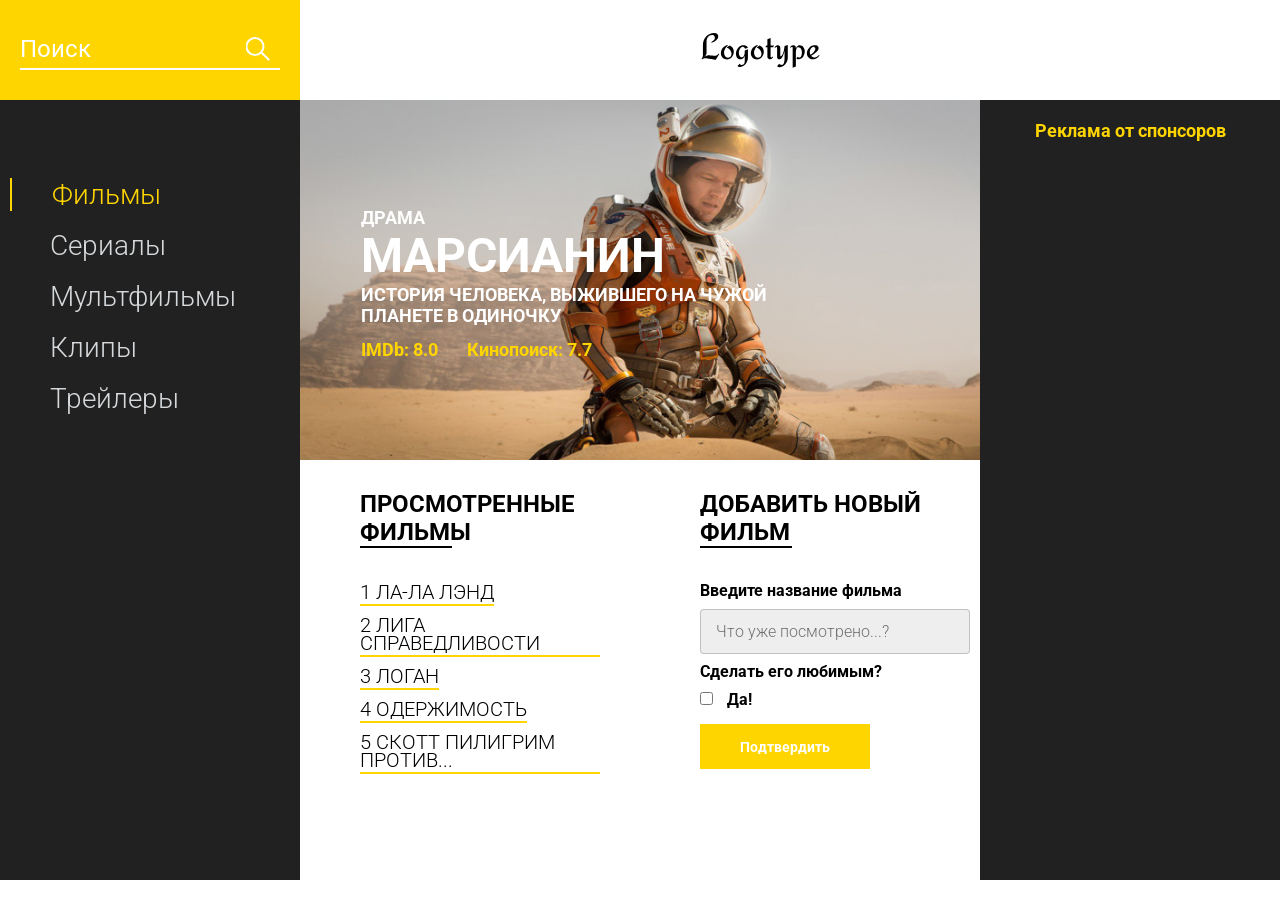
<file: 01_movie_poject/index.html>
<!DOCTYPE html>
<html lang="en">
  <head>
    <meta charset="UTF-8" />
    <meta name="viewport" content="width=device-width, initial-scale=1.0" />
    <title>Movie DB</title>
    <link
      href="https://fonts.googleapis.com/css?family=Roboto:300,400,700&display=swap&subset=cyrillic-ext"
      rel="stylesheet"
    />
    <link rel="stylesheet" href="css/style.min.css" />
  </head>
  <body>
    <header class="header">
      <div class="header__search">
        <form action="#">
          <input type="text" placeholder="Поиск" />
        </form>
      </div>
      <div class="header__logo">
        <img src="icons/Logotype.svg" alt="logo" />
      </div>
    </header>
    <main class="promo">
      <div class="promo__menu">
        <nav class="promo__menu-list">
          <ul>
            <li>
              <a class="promo__menu-item promo__menu-item_active" href="#"
                >Фильмы</a
              >
            </li>
            <li><a class="promo__menu-item" href="#">Сериалы</a></li>
            <li><a class="promo__menu-item" href="#">Мультфильмы</a></li>
            <li><a class="promo__menu-item" href="#">Клипы</a></li>
            <li><a class="promo__menu-item" href="#">Трейлеры</a></li>
          </ul>
        </nav>
      </div>
      <div class="promo__content">
        <div class="promo__bg">
          <div class="promo__genre">КОМЕДИЯ</div>
          <div class="promo__title">МАРСИАНИН</div>
          <div class="promo__descr">
            ИСТОРИЯ ЧЕЛОВЕКА, ВЫЖИВШЕГО НА ЧУЖОЙ ПЛАНЕТЕ В ОДИНОЧКУ
          </div>
          <div class="promo__ratings">
            <span>IMDb: 8.0</span>
            <span>Кинопоиск: 7.7</span>
          </div>
        </div>
        <div class="promo__interactive">
          <div>
            <div class="promo__interactive-title">ПРОСМОТРЕННЫЕ ФИЛЬМЫ</div>
            <ul class="promo__interactive-list">
              <li class="promo__interactive-item">
                ЛОГАН
                <div class="delete"></div>
              </li>
              <li class="promo__interactive-item">
                ЛИГА СПРАВЕДЛИВОСТИ
                <div class="delete"></div>
              </li>
              <li class="promo__interactive-item">
                ЛА-ЛА ЛЭНД
                <div class="delete"></div>
              </li>
              <li class="promo__interactive-item">
                ОДЕРЖИМОСТЬ
                <div class="delete"></div>
              </li>
              <li class="promo__interactive-item">
                СКОТТ ПИЛИГРИМ ПРОТИВ...
                <div class="delete"></div>
              </li>
            </ul>
          </div>
          <div>
            <form class="add">
              <div class="promo__interactive-title">ДОБАВИТЬ НОВЫЙ ФИЛЬМ</div>
              <span>Введите название фильма</span>
              <input
                class="adding__input"
                type="text"
                placeholder="Что уже посмотрено...?"
              />
              <span>Сделать его любимым?</span>
              <input type="checkbox" />
              <span class="yes">Да!</span>
              <button>Подтвердить</button>
            </form>
          </div>
        </div>
      </div>
      <div class="promo__adv">
        <div class="promo__adv-title">Реклама от спонсоров</div>
        <img src="img/content_1.jpg" alt="some picture" />
        <img src="img/content_2.jpg" alt="some picture" />
        <img src="img/content_3.png" alt="some picture" />
      </div>
    </main>

    <script src="js/script.js"></script>
  </body>
</html>
</file>
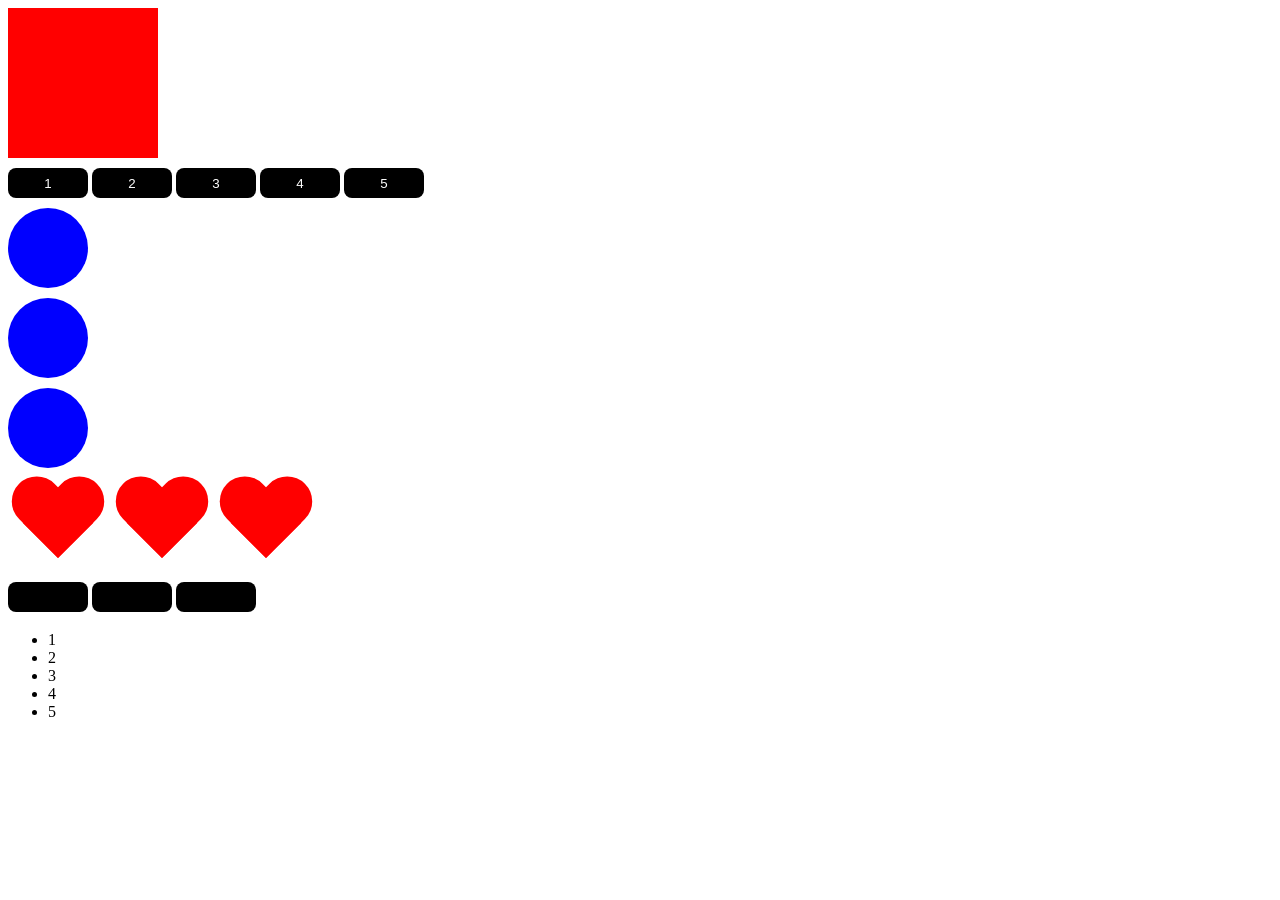
<file: 02_DOM/index.html>
<!DOCTYPE html>
<html lang="ru">
  <head>
    <meta charset="utf-8" />
    <meta http-equiv="X-UA-Compatible" content="IE=edge" />
    <title>JavaScript</title>
    <link rel="stylesheet" href="css/style.css" />
  </head>
  <body>
    <div class="box" id="box"></div>
    <button>1</button>
    <button>2</button>
    <button>3</button>
    <button>4</button>
    <button>5</button>

    <div class="circle"></div>
    <div class="circle"></div>
    <div class="circle"></div>

    <div class="wrapper">
      <div class="heart"></div>
      <div class="heart"></div>
      <div class="heart"></div>
    </div>

    <div class="wrapper">
      <div class="first">
        <button></button>
        <button id="current"></button>
        <button></button>
      </div>
      <div class="second">
        <ul>
          <li>1</li>
          <li>2</li>
          <li data-current="3">3</li>
          
          <li>4</li>
          <li>5</li>
        </ul>
      </div>
      <div class="third"></div>
    </div>

    <script src="js/script.js"></script>
  </body>
</html>
</file>
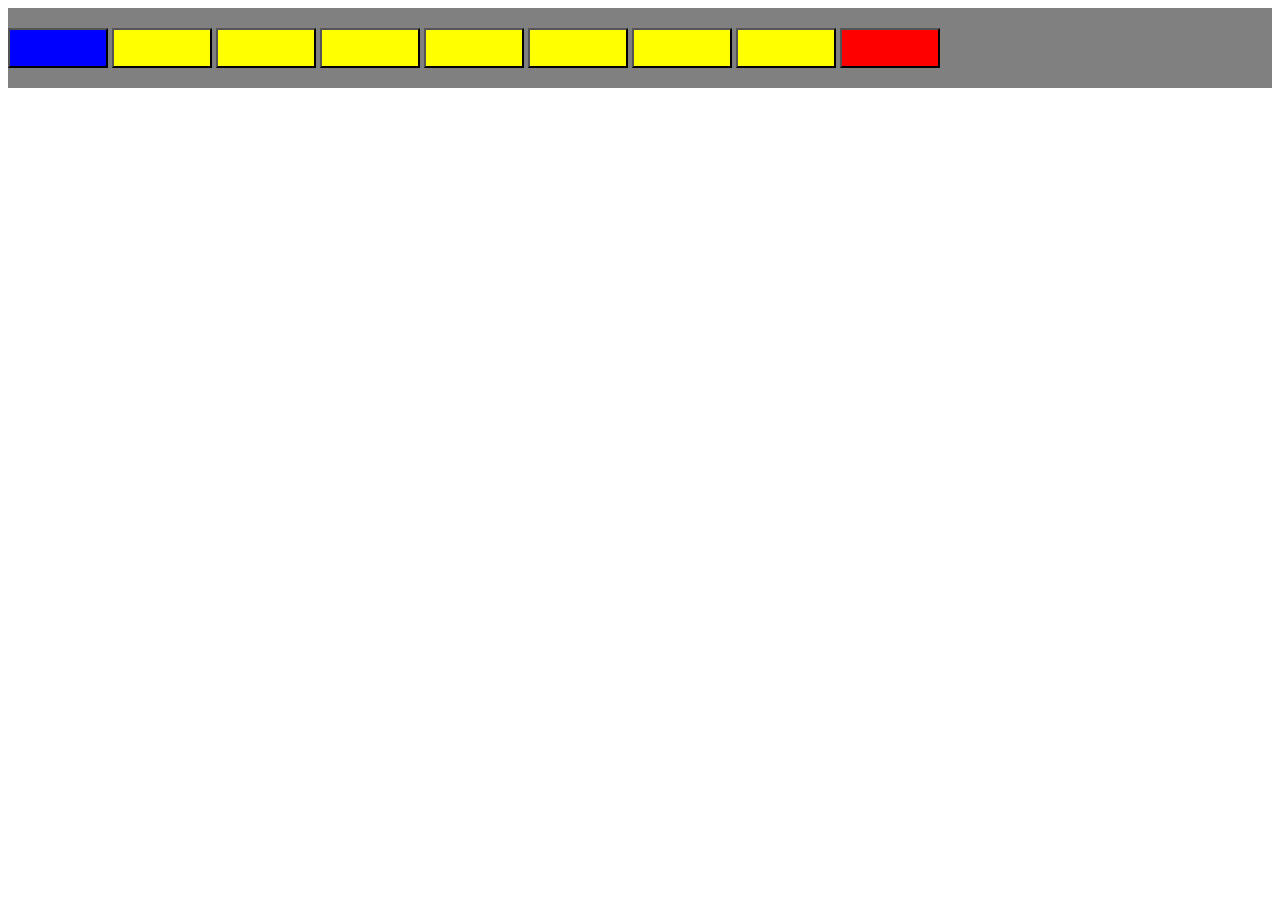
<file: 03_classList/index.html>
<!DOCTYPE html>
<html lang="en">
  <head>
    <meta charset="UTF-8" />
    <meta name="viewport" content="width=device-width, initial-scale=1.0" />
    <link rel="stylesheet" href="style.css" />
    <title>Document</title>
  </head>
  <body>
    <div id="first" class="btn-block">
      <button class="blue some"></button>
      <button></button>
      <button></button>
      <button></button>
      <button></button>
      <button></button>
      <button></button>
      <button></button>
    </div>
    <script src="app.js"></script>
  </body>
</html>
</file>
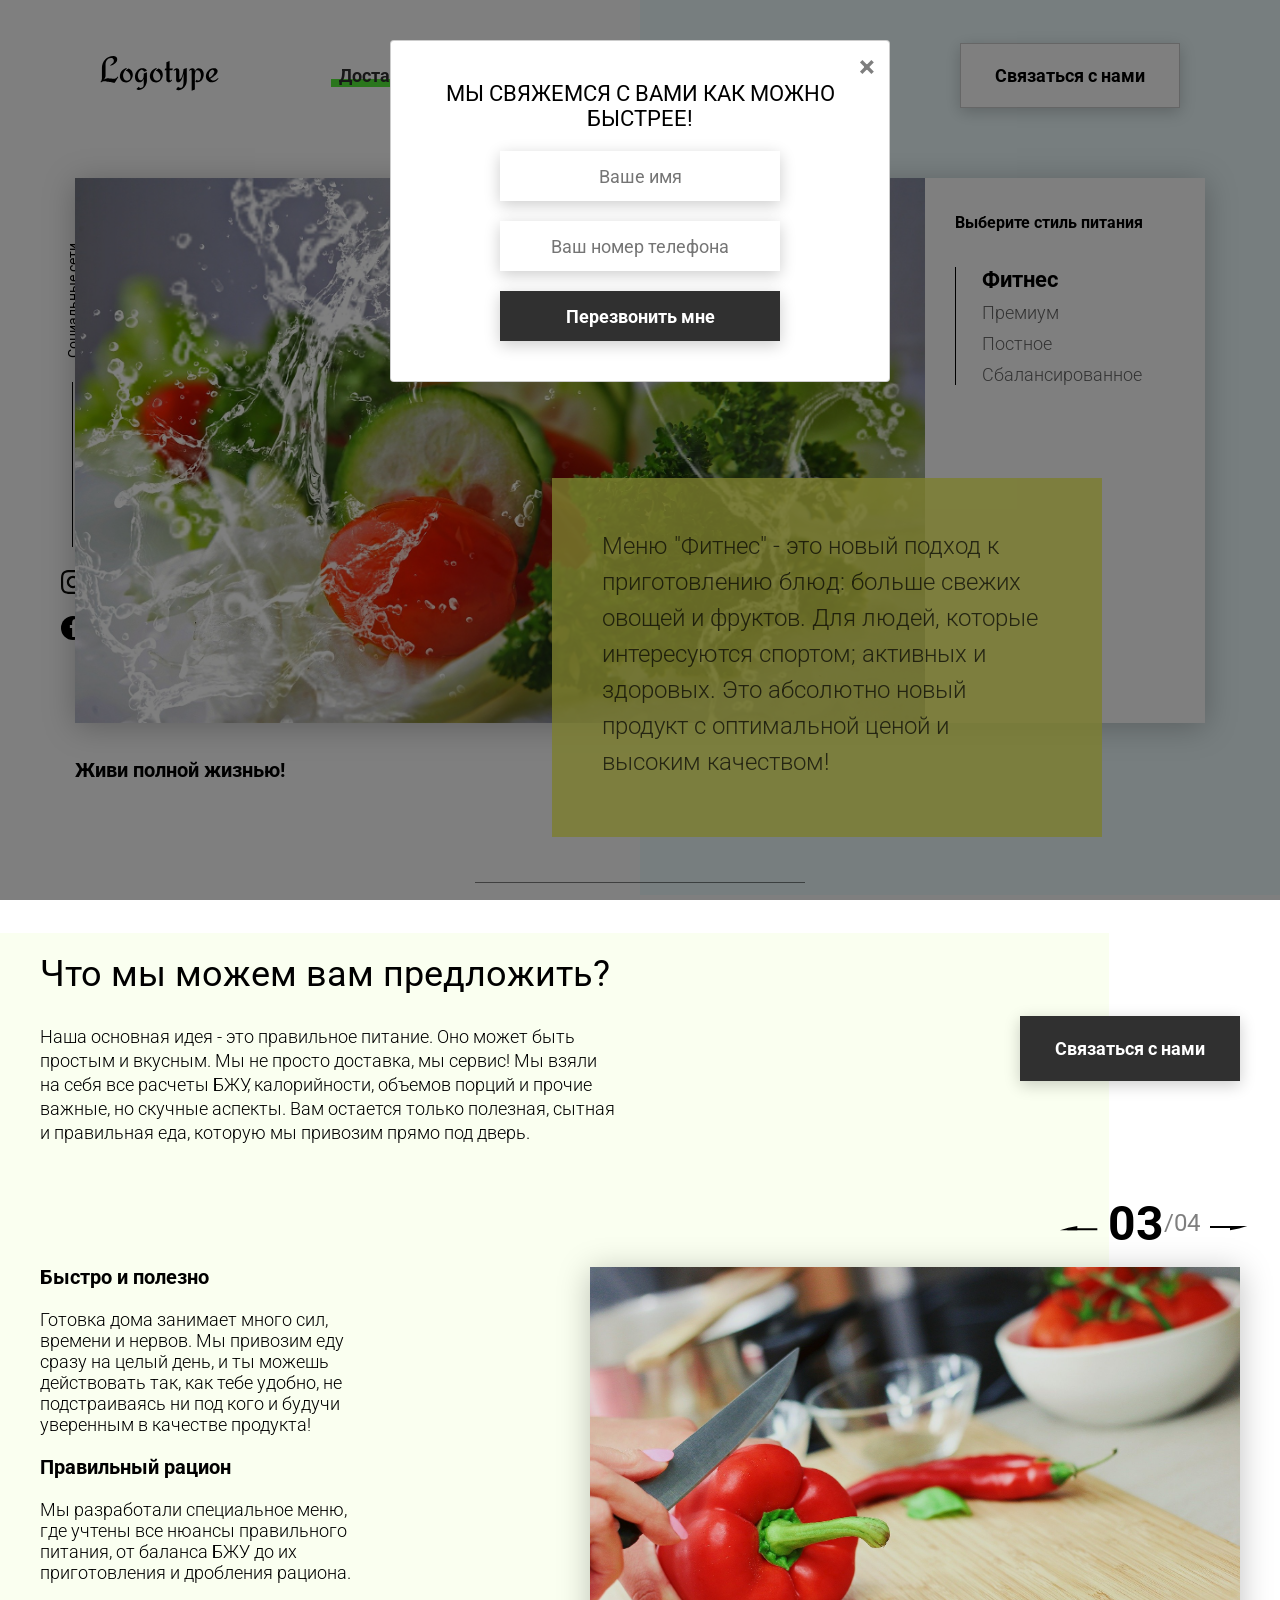
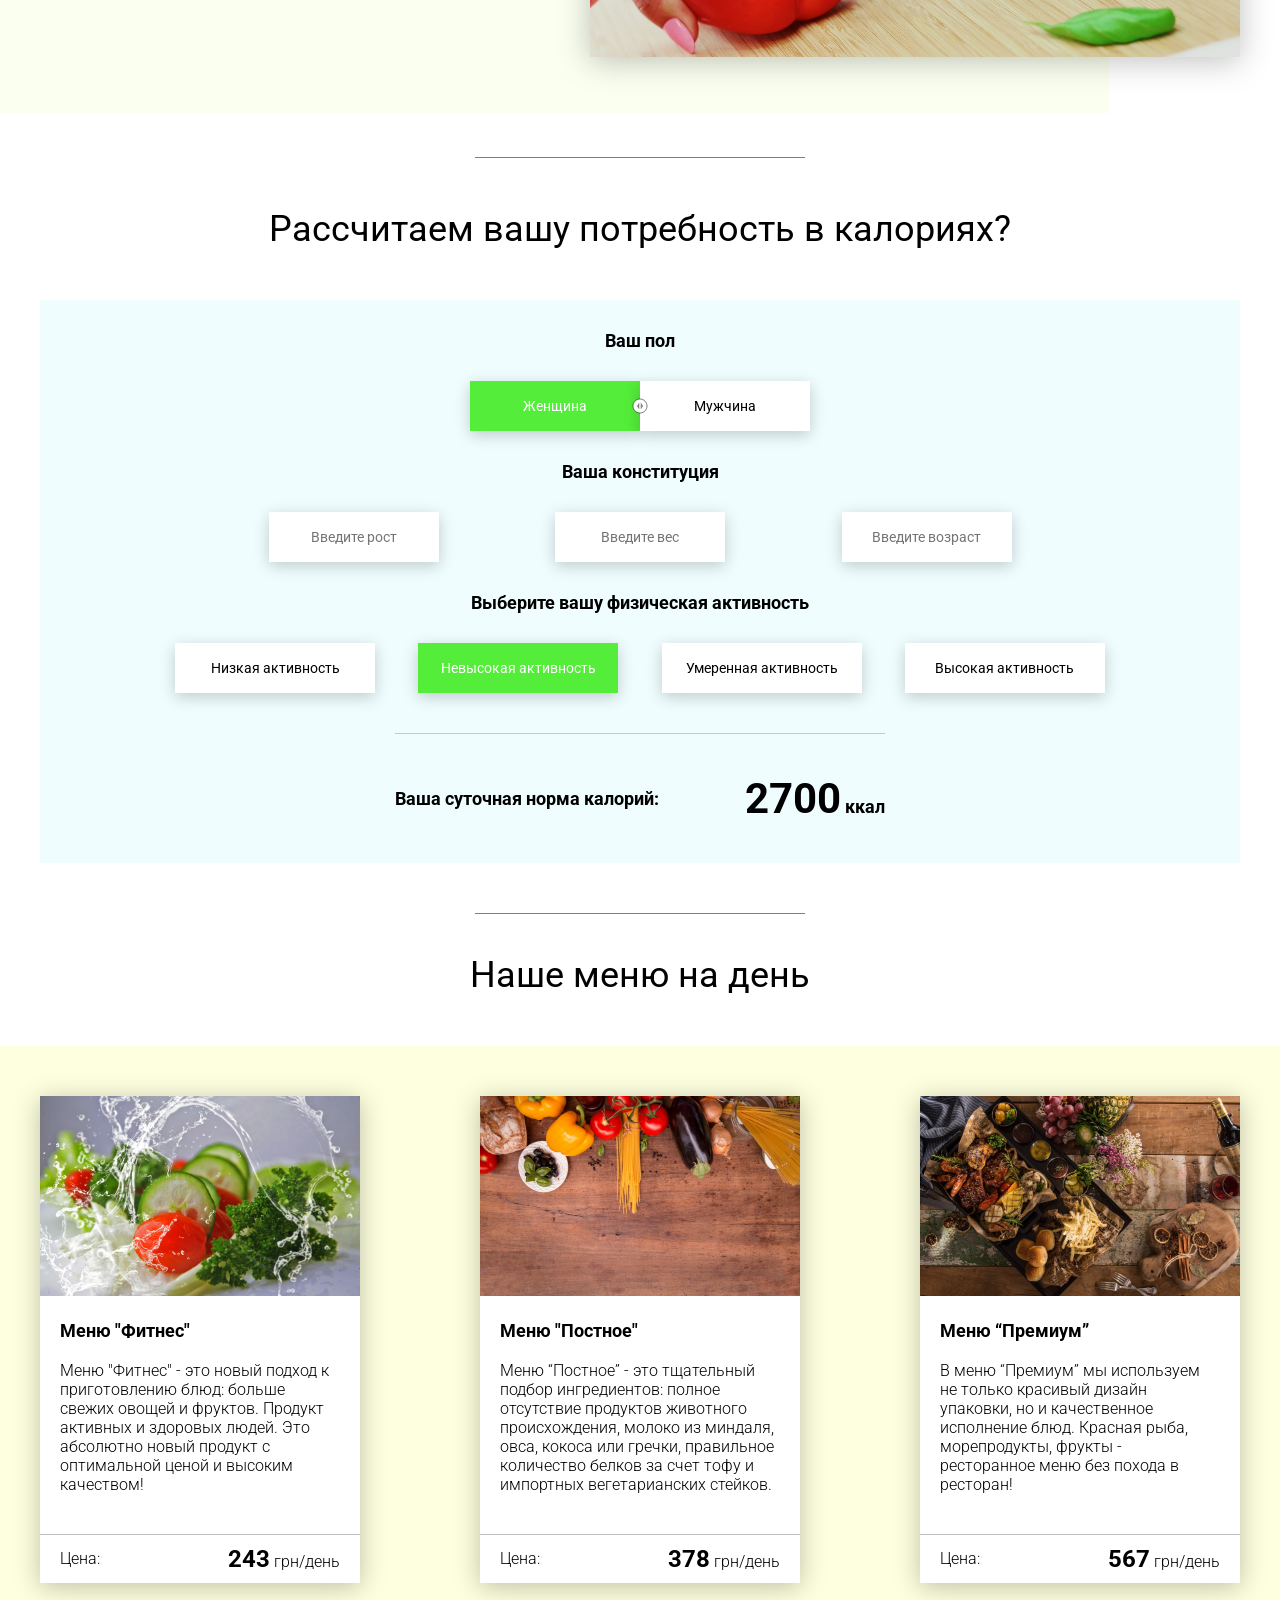
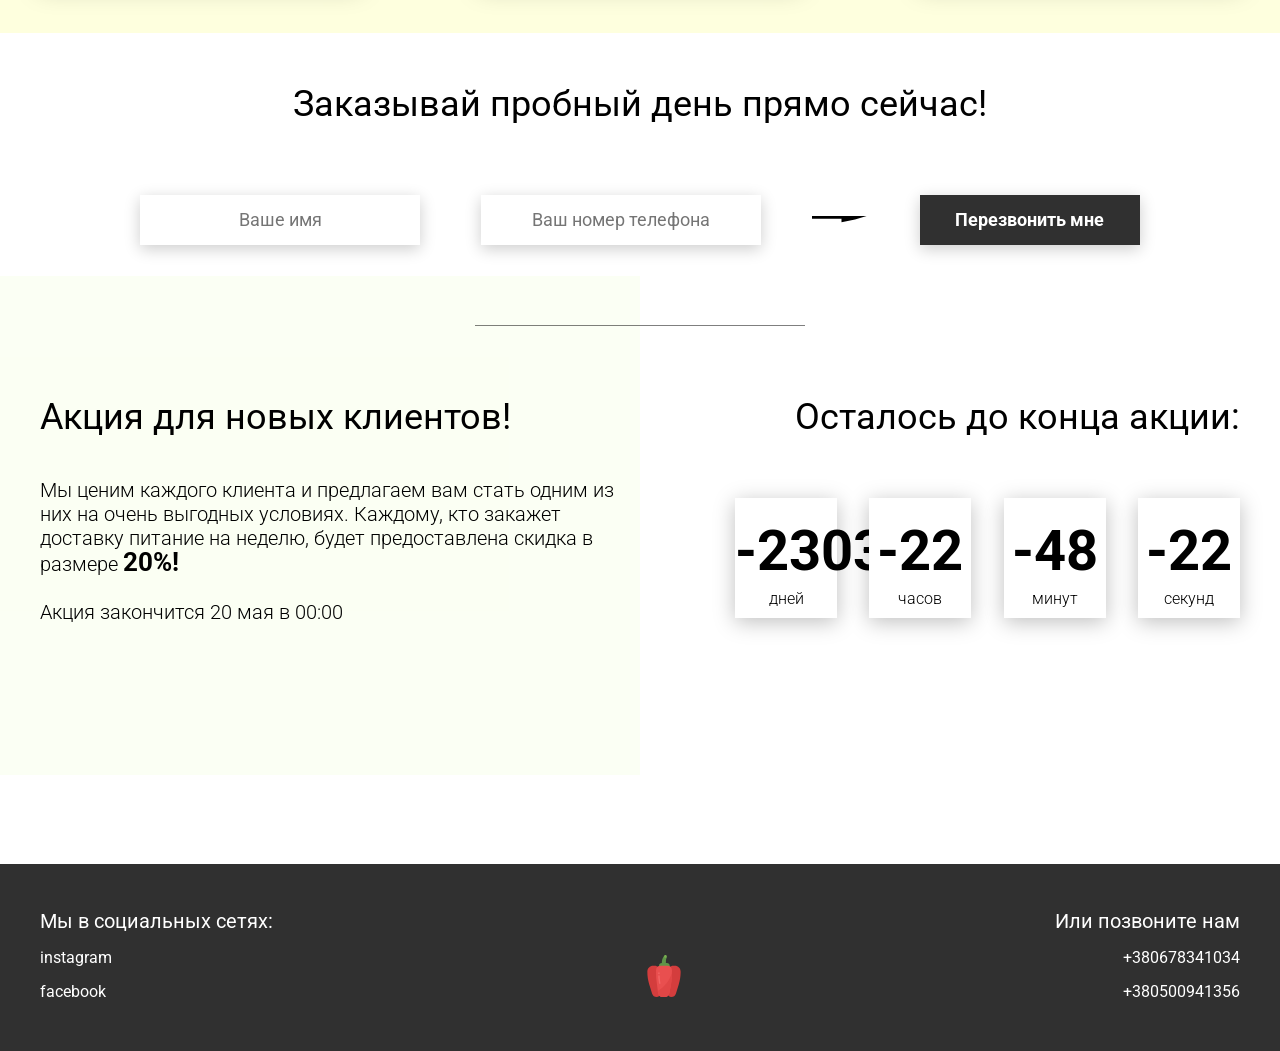
<file: 04_food_project/index.html>
<!DOCTYPE html>
<html lang="en">
  <head>
    <meta charset="UTF-8" />
    <meta name="viewport" content="width=device-width, initial-scale=1.0" />
    <title>Food</title>
    <link rel="stylesheet" href="css/style.css" />
  </head>
  <body>
    <header class="header">
      <div class="header__left-block">
        <div class="header__logo">
          <img src="icons/logo.svg" alt="Логотип" />
        </div>
        <nav class="header__links">
          <a href="#" class="header__link">Доставка питания</a>
          <a href="#" class="header__link">Второй пункт</a>
        </nav>
      </div>
      <div class="header__right-block">
        <button data-modal class="btn btn_white">Связаться с нами</button>
      </div>
    </header>
    <div class="sidepanel">
      <div class="sidepanel__text"><span>Социальные сети</span></div>
      <div class="sidepanel__divider"></div>
      <a href="#" class="sidepanel__icon">
        <img src="icons/instagram.svg" alt="instagram" />
      </a>
      <a href="#" class="sidepanel__icon">
        <img src="icons/facebook.svg" alt="facebook" />
      </a>
    </div>

    <div class="preview">
      <div class="bgc_blue"></div>
      <div class="container">
        <div class="tabcontainer">
          <div class="tabcontent">
            <img src="img/tabs/vegy.jpg" alt="vegy" />
            <div class="tabcontent__descr">
              Меню "Фитнес" - это новый подход к приготовлению блюд: больше
              свежих овощей и фруктов. Для людей, которые интересуются спортом;
              активных и здоровых. Это абсолютно новый продукт с оптимальной
              ценой и высоким качеством!
            </div>
          </div>
          <div class="tabcontent">
            <img src="img/tabs/elite.jpg" alt="elite" />
            <div class="tabcontent__descr">
              Меню “Премиум” - мы используем не только красивый дизайн упаковки,
              но и качественное исполнение блюд. Красная рыба, морепродукты,
              фрукты - ресторанное меню без похода в ресторан!
            </div>
          </div>
          <div class="tabcontent">
            <img src="img/tabs/post.jpg" alt="post" />
            <div class="tabcontent__descr">
              Наше специальное “Постное меню” - это тщательный подбор
              ингредиентов: полное отсутствие продуктов животного происхождения.
              Полная гармония с собой и природой в каждом элементе! Все будет
              Ом!
            </div>
          </div>
          <div class="tabcontent">
            <img src="img/tabs/vegy.jpg" alt="vegy" />
            <div class="tabcontent__descr">
              Меню "Сбалансированное" - это соответствие вашего рациона всем
              научным рекомендациям. Мы тщательно просчитываем вашу потребность
              в к/б/ж/у и создаем лучшие блюда для вас.
            </div>
          </div>
          <div class="tabheader">
            <h3>Выберите стиль питания</h3>
            <div class="tabheader__items">
              <div class="tabheader__item tabheader__item_active">Фитнес</div>
              <div class="tabheader__item">Премиум</div>
              <div class="tabheader__item">Постное</div>
              <div class="tabheader__item">Сбалансированное</div>
            </div>
          </div>
        </div>
        <div class="preview__life">Живи полной жизнью!</div>
      </div>
    </div>

    <div class="divider"></div>

    <div class="offer">
      <div class="bgc_y"></div>
      <div class="container">
        <div class="offer__text">
          <h2 class="title">Что мы можем вам предложить?</h2>
          <div class="offer__descr">
            Наша основная идея - это правильное питание. Оно может быть простым
            и вкусным. Мы не просто доставка, мы сервис! Мы взяли на себя все
            расчеты БЖУ, калорийности, объемов порций и прочие важные, но
            скучные аспекты. Вам остается только полезная, сытная и правильная
            еда, которую мы привозим прямо под дверь.
          </div>
        </div>
        <div class="offer__action">
          <button data-modal class="btn btn_dark">Связаться с нами</button>
        </div>
      </div>
      <div class="container">
        <div class="offer__advantages">
          <h2>Быстро и полезно</h2>
          <div class="offer__advantages-text">
            Готовка дома занимает много сил, времени и нервов. Мы привозим еду
            сразу на целый день, и ты можешь действовать так, как тебе удобно,
            не подстраиваясь ни под кого и будучи уверенным в качестве продукта!
          </div>
          <h2>Правильный рацион</h2>
          <div class="offer__advantages-text">
            Мы разработали специальное меню, где учтены все нюансы правильного
            питания, от баланса БЖУ до их приготовления и дробления рациона.
          </div>
        </div>
        <div class="offer__slider">
          <div class="offer__slider-counter">
            <div class="offer__slider-prev">
              <img src="icons/left.svg" alt="prev" />
            </div>
            <span id="current">03</span>
            /
            <span id="total">04</span>
            <div class="offer__slider-next">
              <img src="icons/right.svg" alt="next" />
            </div>
          </div>
          <div class="offer__slider-wrapper">
            <div class="offer__slide">
              <img src="img/slider/pepper.jpg" alt="pepper" />
            </div>
            <!-- <div class="offer__slide">
                        <img src="img/slider/food-12.jpg" alt="food">
                    </div>
                    <div class="offer__slide">
                        <img src="img/slider/olive-oil.jpg" alt="oil">
                    </div>
                    <div class="offer__slide">
                        <img src="img/slider/paprika.jpg" alt="paprika">
                    </div> -->
          </div>
        </div>
      </div>
    </div>

    <div class="divider"></div>

    <div class="calculating">
      <div class="container">
        <h2 class="title">Рассчитаем вашу потребность в калориях?</h2>
        <div class="calculating__field">
          <div class="calculating__subtitle">
            Ваш пол
          </div>
          <div class="calculating__choose" id="gender">
            <div
              class="calculating__choose-item calculating__choose-item_active"
            >
              Женщина
            </div>
            <div class="calculating__choose-item">Мужчина</div>
          </div>

          <div class="calculating__subtitle">
            Ваша конституция
          </div>
          <div class="calculating__choose calculating__choose_medium">
            <input
              type="text"
              id="height"
              placeholder="Введите рост"
              class="calculating__choose-item"
            />
            <input
              type="text"
              id="weight"
              placeholder="Введите вес"
              class="calculating__choose-item"
            />
            <input
              type="text"
              id="age"
              placeholder="Введите возраст"
              class="calculating__choose-item"
            />
          </div>

          <div class="calculating__subtitle">
            Выберите вашу физическая активность
          </div>
          <div class="calculating__choose calculating__choose_big">
            <div id="low" class="calculating__choose-item">
              Низкая активность
            </div>
            <div
              id="small"
              class="calculating__choose-item calculating__choose-item_active"
            >
              Невысокая активность
            </div>
            <div id="medium" class="calculating__choose-item">
              Умеренная активность
            </div>
            <div id="high" class="calculating__choose-item">
              Высокая активность
            </div>
          </div>

          <div class="calculating__divider"></div>

          <div class="calculating__total">
            <div class="calculating__subtitle">
              Ваша суточная норма калорий:
            </div>
            <div class="calculating__result"><span>2700</span> ккал</div>
          </div>
        </div>
      </div>
    </div>

    <div class="divider"></div>

    <div class="menu">
      <h2 class="title">Наше меню на день</h2>

      <div class="menu__field">
        <div class="container"></div>
      </div>
    </div>

    <div class="order">
      <div class="container">
        <div class="title">Заказывай пробный день прямо сейчас!</div>
        <form action="#" class="order__form">
          <input
            required
            placeholder="Ваше имя"
            name="name"
            type="text"
            class="order__input"
          />
          <input
            required
            placeholder="Ваш номер телефона"
            name="phone"
            type="phone"
            class="order__input"
          />
          <img src="icons/right.svg" alt="right" />
          <button class="btn btn_dark btn_min">Перезвонить мне</button>
        </form>
      </div>
    </div>

    <div class="divider"></div>

    <div class="promotion">
      <div class="bgc_y"></div>
      <div class="container">
        <div class="promotion__text">
          <div class="title">Акция для новых клиентов!</div>
          <div class="promotion__descr">
            Мы ценим каждого клиента и предлагаем вам стать одним из них на
            очень выгодных условиях. Каждому, кто закажет доставку питание на
            неделю, будет предоставлена скидка в размере <span>20%!</span>
            <br /><br />
            Акция закончится 20 мая в 00:00
          </div>
        </div>
        <div class="promotion__timer">
          <div class="title">Осталось до конца акции:</div>
          <div class="timer">
            <div class="timer__block">
              <span id="days">12</span>
              дней
            </div>
            <div class="timer__block">
              <span id="hours">20</span>
              часов
            </div>
            <div class="timer__block">
              <span id="minutes">56</span>
              минут
            </div>
            <div class="timer__block">
              <span id="seconds">20</span>
              секунд
            </div>
          </div>
        </div>
      </div>
    </div>

    <footer class="footer">
      <div class="container">
        <div class="social">
          <div class="subtitle">Мы в социальных сетях:</div>
          <a href="#" class="link">instagram</a>
          <a href="#" class="link">facebook</a>
        </div>
        <div class="pepper">
          <img src="icons/veg.svg" alt="pepper" />
        </div>
        <div class="call">
          <div class="subtitle">Или позвоните нам</div>
          <a href="#" class="link">+380678341034</a>
          <a href="#" class="link">+380500941356</a>
        </div>
      </div>
    </footer>

    <div class="modal">
      <div class="modal__dialog">
        <div class="modal__content">
          <form action="#">
            <div data-close class="modal__close">&times;</div>
            <div class="modal__title">
              Мы свяжемся с вами как можно быстрее!
            </div>
            <input
              required
              placeholder="Ваше имя"
              name="name"
              type="text"
              class="modal__input"
            />
            <input
              required
              placeholder="Ваш номер телефона"
              name="phone"
              type="phone"
              class="modal__input"
            />
            <button class="btn btn_dark btn_min">Перезвонить мне</button>
          </form>
        </div>
      </div>
    </div>
    <script src="js/script.js"></script>
  </body>
</html>
</file>
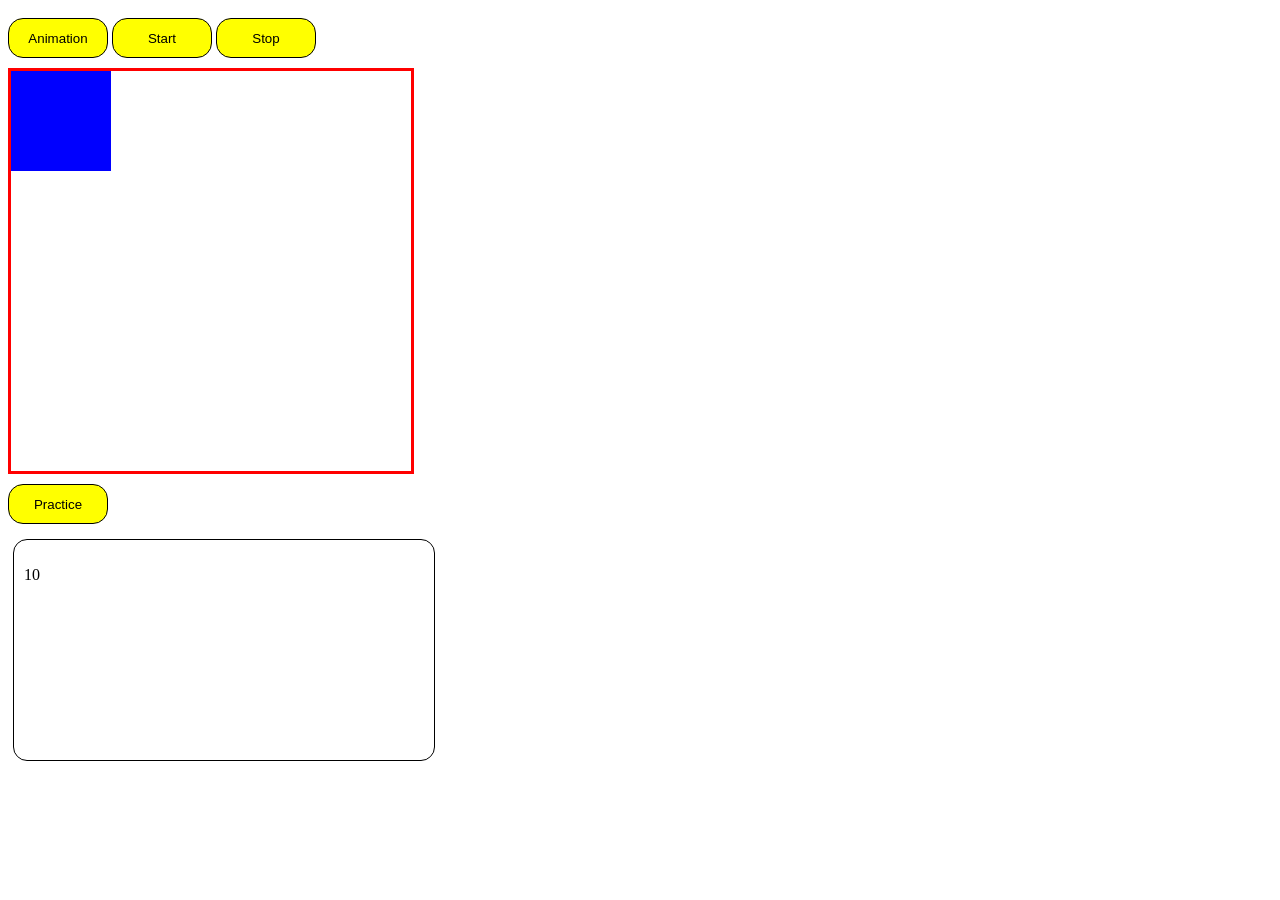
<file: 05_setTimeut_setInterval/index.html>
<!DOCTYPE html>
<html lang="ru">
  <head>
    <meta charset="utf-8" />
    <meta http-equiv="X-UA-Compatible" content="IE=edge" />
    <title>Java Script</title>
    <link rel="stylesheet" href="style.css" />
  </head>
  <body>
    <button class="btn">Animation</button>
    <button class="start">Start</button>
    <button class="stop">Stop</button>
    <div class="wrapper">
      <div class="box"></div>
    </div>
    <button class="button">Practice</button>
    <div id="output">
      <p>10</p>
    </div>

    <script src="script.js"></script>
  </body>
</html>
</file>
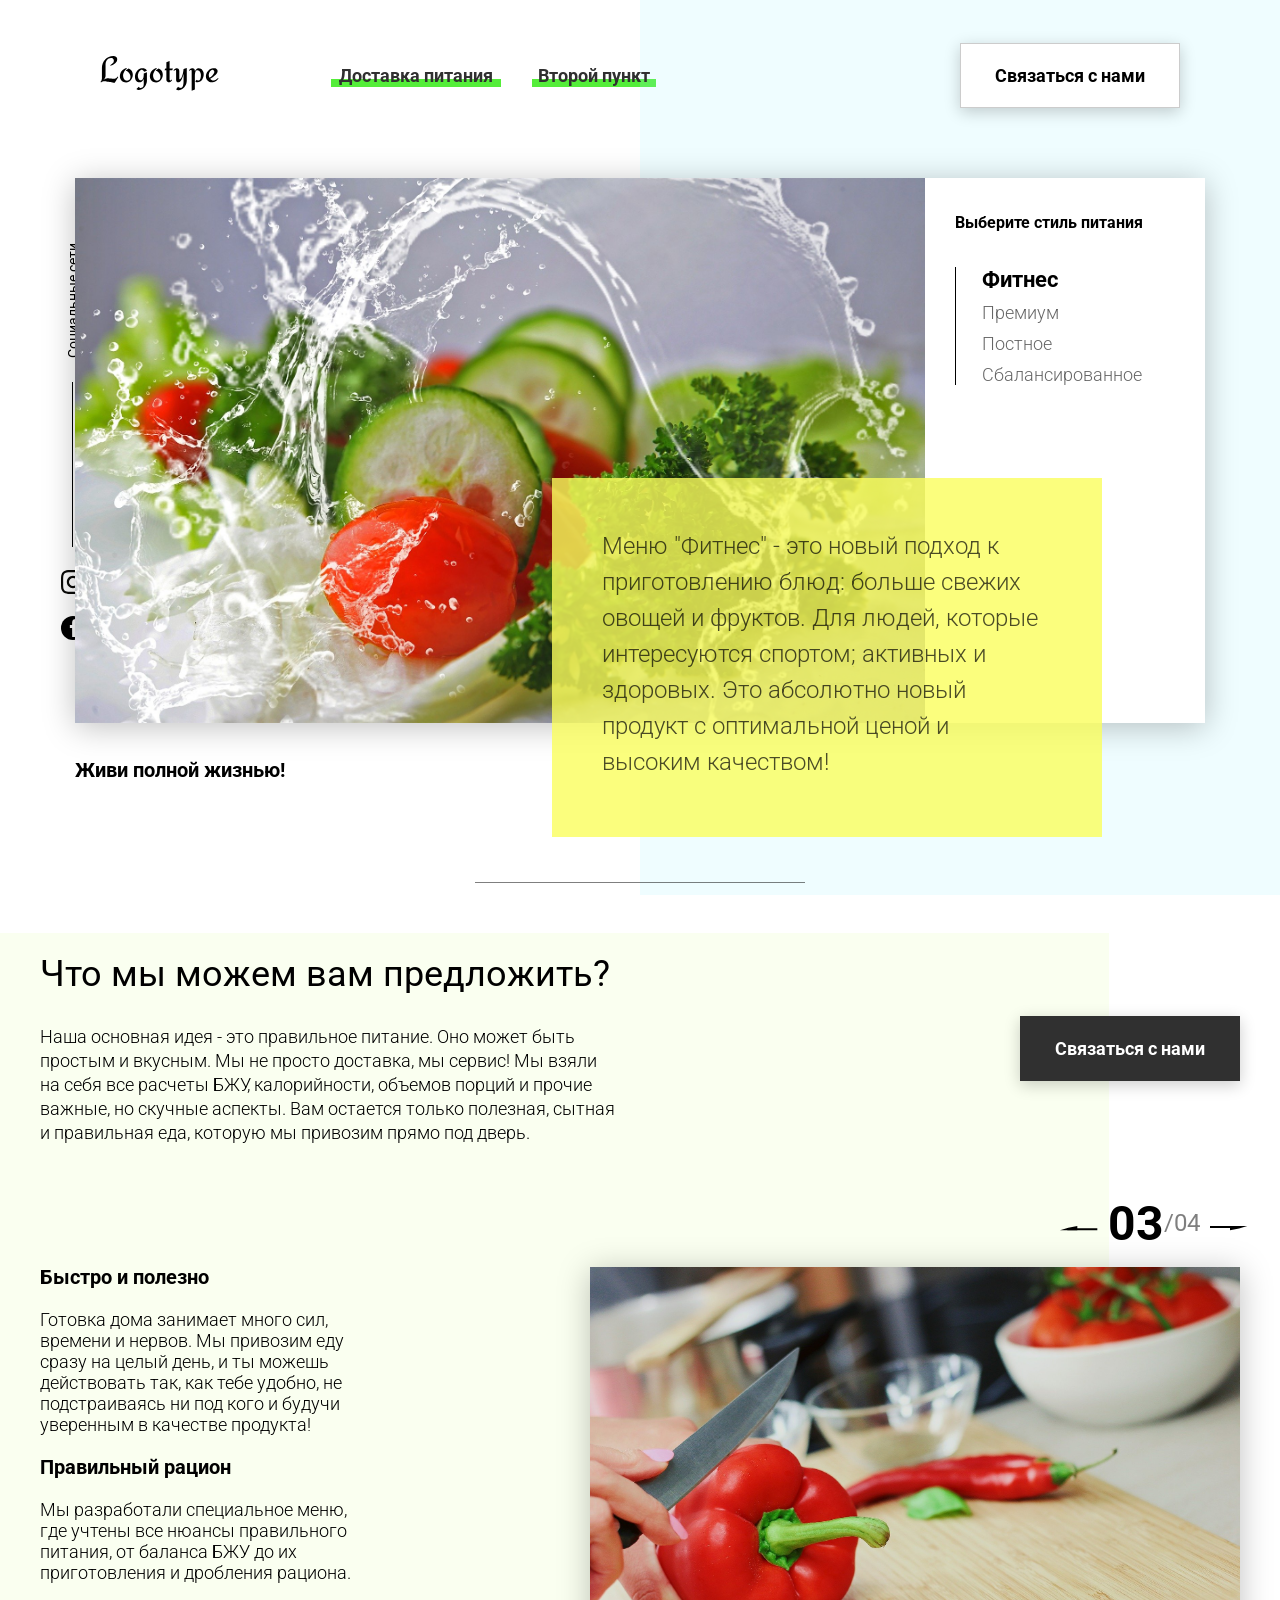
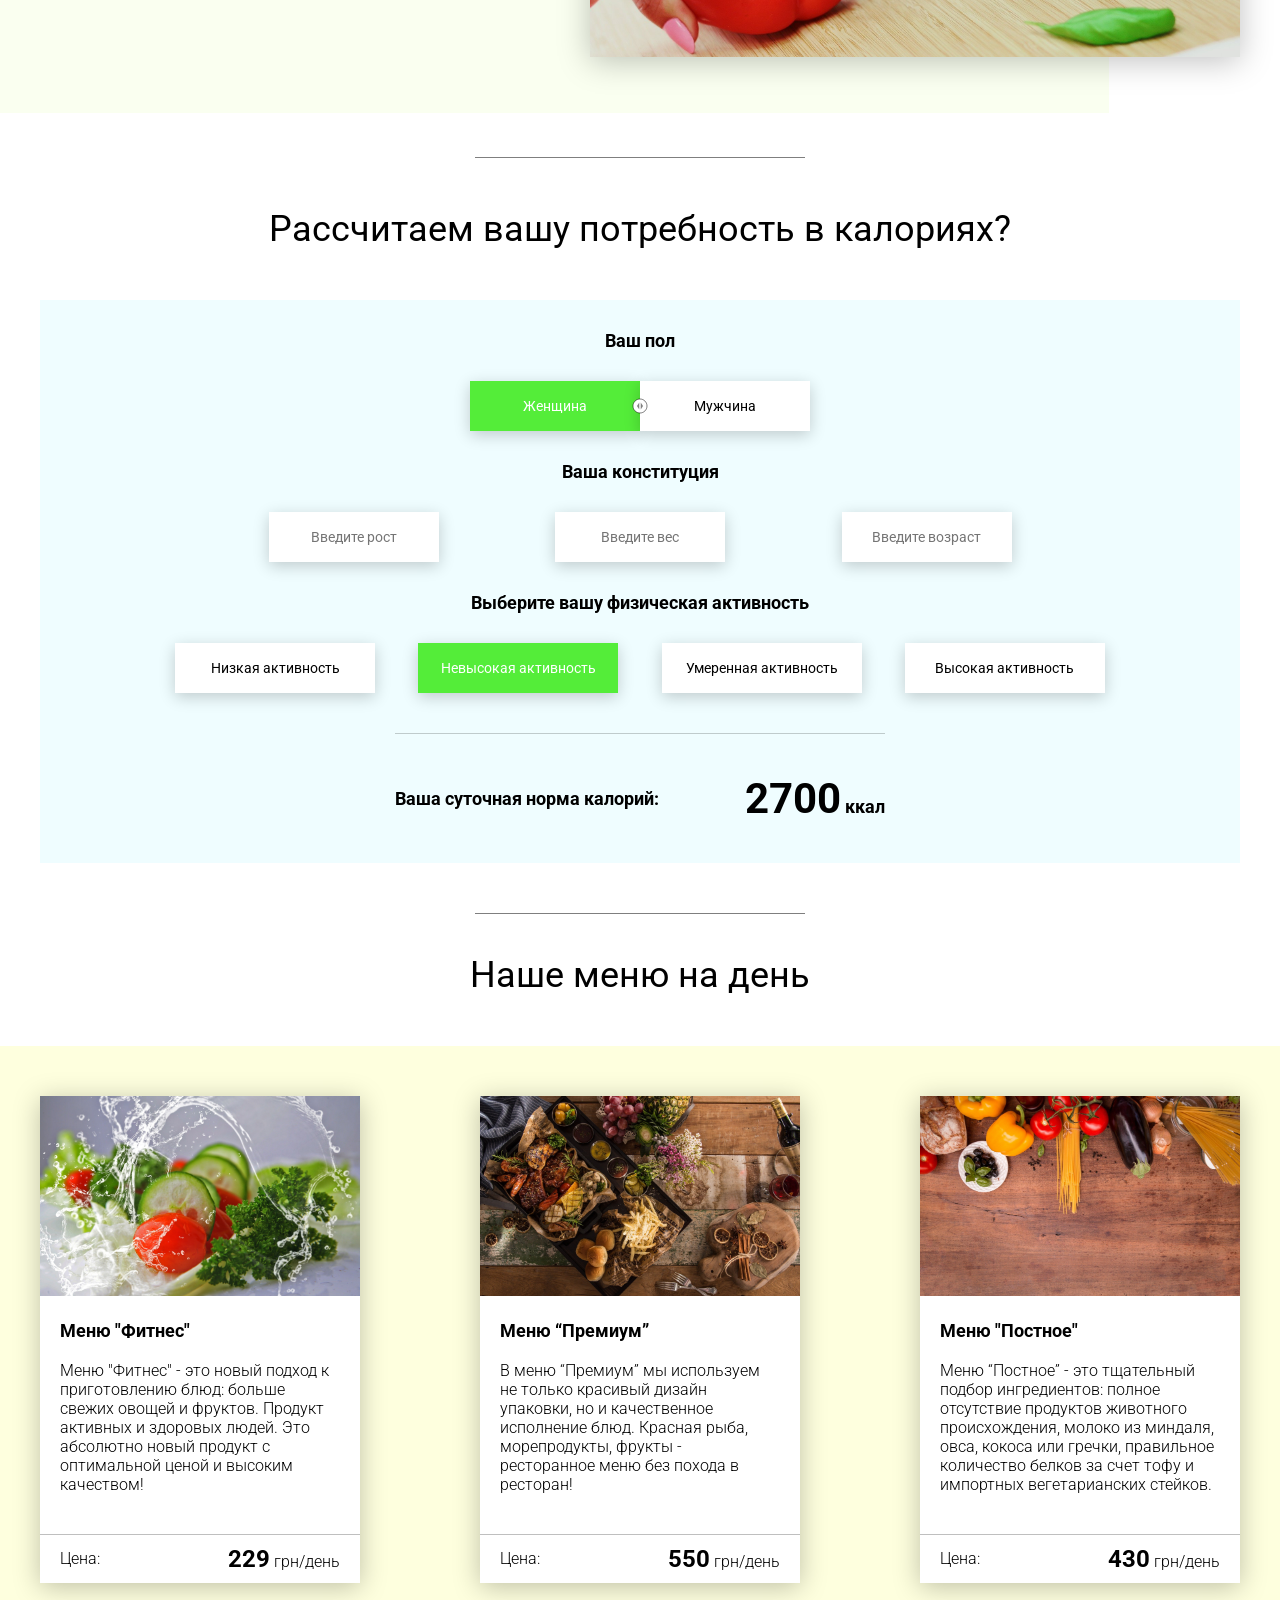
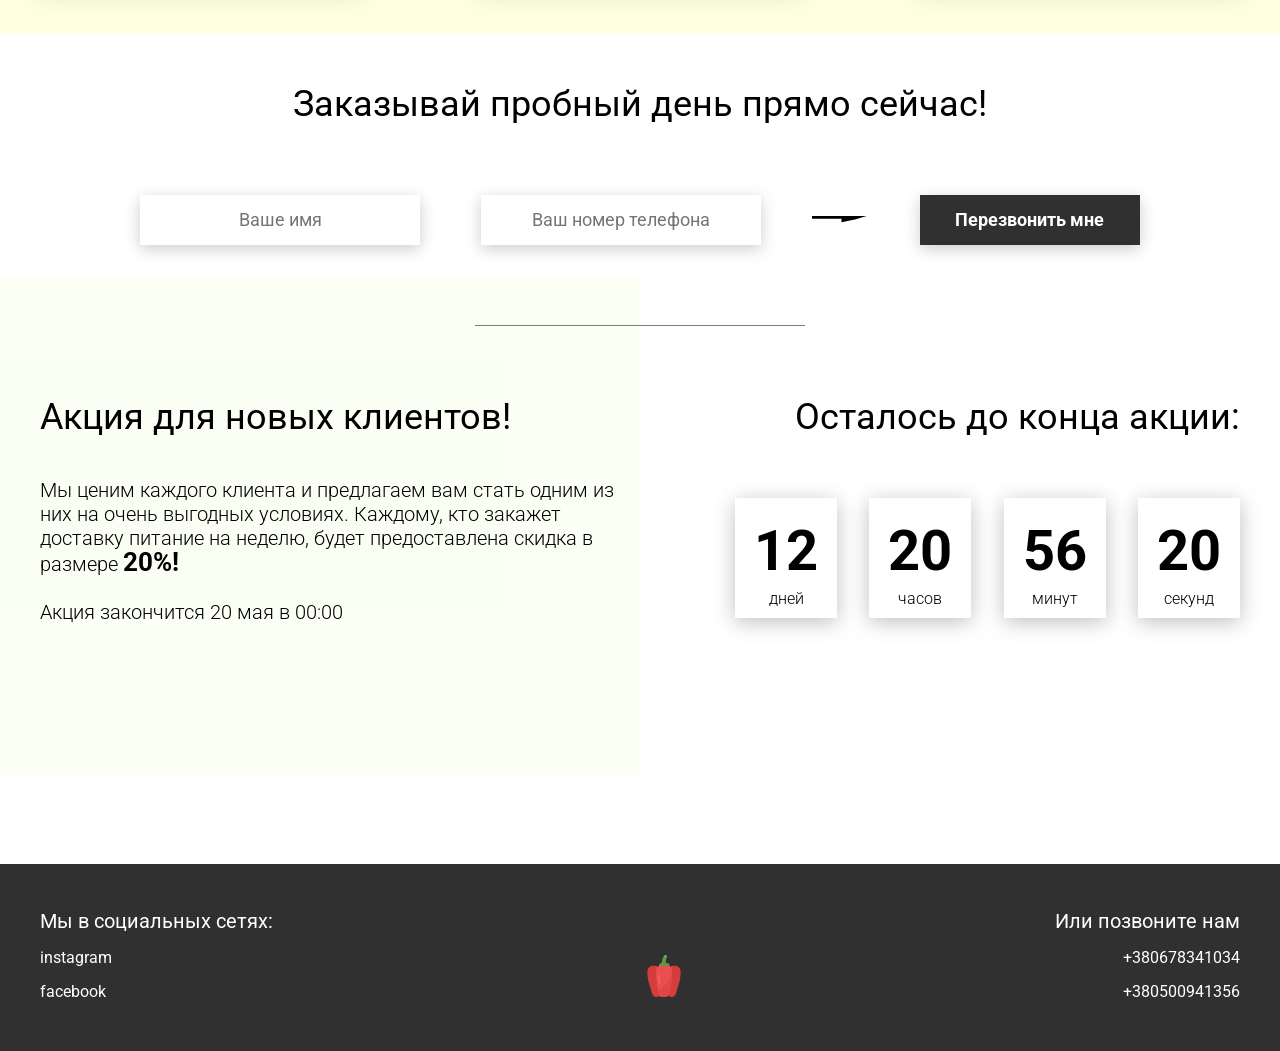
<file: Food/index.html>
<!DOCTYPE html>
<html lang="en">
  <head>
    <meta charset="UTF-8" />
    <meta name="viewport" content="width=device-width, initial-scale=1.0" />
    <title>Food</title>
    <link rel="stylesheet" href="css/style.css" />
  </head>
  <body>
    <header class="header">
      <div class="header__left-block">
        <div class="header__logo">
          <img src="icons/logo.svg" alt="Логотип" />
        </div>
        <nav class="header__links">
          <a href="#" class="header__link">Доставка питания</a>
          <a href="#" class="header__link">Второй пункт</a>
        </nav>
      </div>
      <div class="header__right-block">
        <button class="btn btn_white">Связаться с нами</button>
      </div>
    </header>
    <div class="sidepanel">
      <div class="sidepanel__text"><span>Социальные сети</span></div>
      <div class="sidepanel__divider"></div>
      <a href="#" class="sidepanel__icon">
        <img src="icons/instagram.svg" alt="instagram" />
      </a>
      <a href="#" class="sidepanel__icon">
        <img src="icons/facebook.svg" alt="facebook" />
      </a>
    </div>

    <div class="preview">
      <div class="bgc_blue"></div>
      <div class="container">
        <div class="tabcontainer">
          <div class="tabcontent">
            <img src="img/tabs/vegy.jpg" alt="vegy" />
            <div class="tabcontent__descr">
              Меню "Фитнес" - это новый подход к приготовлению блюд: больше
              свежих овощей и фруктов. Для людей, которые интересуются спортом;
              активных и здоровых. Это абсолютно новый продукт с оптимальной
              ценой и высоким качеством!
            </div>
          </div>
          <div class="tabcontent">
            <img src="img/tabs/elite.jpg" alt="elite" />
            <div class="tabcontent__descr">
              Меню “Премиум” - мы используем не только красивый дизайн упаковки,
              но и качественное исполнение блюд. Красная рыба, морепродукты,
              фрукты - ресторанное меню без похода в ресторан!
            </div>
          </div>
          <div class="tabcontent">
            <img src="img/tabs/post.jpg" alt="post" />
            <div class="tabcontent__descr">
              Наше специальное “Постное меню” - это тщательный подбор
              ингредиентов: полное отсутствие продуктов животного происхождения.
              Полная гармония с собой и природой в каждом элементе! Все будет
              Ом!
            </div>
          </div>
          <div class="tabcontent">
            <img src="img/tabs/vegy.jpg" alt="vegy" />
            <div class="tabcontent__descr">
              Меню "Сбалансированное" - это соответствие вашего рациона всем
              научным рекомендациям. Мы тщательно просчитываем вашу потребность
              в к/б/ж/у и создаем лучшие блюда для вас.
            </div>
          </div>
          <div class="tabheader">
            <h3>Выберите стиль питания</h3>
            <div class="tabheader__items">
              <div class="tabheader__item tabheader__item_active">Фитнес</div>
              <div class="tabheader__item">Премиум</div>
              <div class="tabheader__item">Постное</div>
              <div class="tabheader__item">Сбалансированное</div>
            </div>
          </div>
        </div>
        <div class="preview__life">Живи полной жизнью!</div>
      </div>
    </div>

    <div class="divider"></div>

    <div class="offer">
      <div class="bgc_y"></div>
      <div class="container">
        <div class="offer__text">
          <h2 class="title">Что мы можем вам предложить?</h2>
          <div class="offer__descr">
            Наша основная идея - это правильное питание. Оно может быть простым
            и вкусным. Мы не просто доставка, мы сервис! Мы взяли на себя все
            расчеты БЖУ, калорийности, объемов порций и прочие важные, но
            скучные аспекты. Вам остается только полезная, сытная и правильная
            еда, которую мы привозим прямо под дверь.
          </div>
        </div>
        <div class="offer__action">
          <button class="btn btn_dark">Связаться с нами</button>
        </div>
      </div>
      <div class="container">
        <div class="offer__advantages">
          <h2>Быстро и полезно</h2>
          <div class="offer__advantages-text">
            Готовка дома занимает много сил, времени и нервов. Мы привозим еду
            сразу на целый день, и ты можешь действовать так, как тебе удобно,
            не подстраиваясь ни под кого и будучи уверенным в качестве продукта!
          </div>
          <h2>Правильный рацион</h2>
          <div class="offer__advantages-text">
            Мы разработали специальное меню, где учтены все нюансы правильного
            питания, от баланса БЖУ до их приготовления и дробления рациона.
          </div>
        </div>
        <div class="offer__slider">
          <div class="offer__slider-counter">
            <div class="offer__slider-prev">
              <img src="icons/left.svg" alt="prev" />
            </div>
            <span id="current">03</span>
            /
            <span id="total">04</span>
            <div class="offer__slider-next">
              <img src="icons/right.svg" alt="next" />
            </div>
          </div>
          <div class="offer__slider-wrapper">
            <div class="offer__slide">
              <img src="img/slider/pepper.jpg" alt="pepper" />
            </div>
            <!-- <div class="offer__slide">
                        <img src="img/slider/food-12.jpg" alt="food">
                    </div>
                    <div class="offer__slide">
                        <img src="img/slider/olive-oil.jpg" alt="oil">
                    </div>
                    <div class="offer__slide">
                        <img src="img/slider/paprika.jpg" alt="paprika">
                    </div> -->
          </div>
        </div>
      </div>
    </div>

    <div class="divider"></div>

    <div class="calculating">
      <div class="container">
        <h2 class="title">Рассчитаем вашу потребность в калориях?</h2>
        <div class="calculating__field">
          <div class="calculating__subtitle">
            Ваш пол
          </div>
          <div class="calculating__choose" id="gender">
            <div
              class="calculating__choose-item calculating__choose-item_active"
            >
              Женщина
            </div>
            <div class="calculating__choose-item">Мужчина</div>
          </div>

          <div class="calculating__subtitle">
            Ваша конституция
          </div>
          <div class="calculating__choose calculating__choose_medium">
            <input
              type="text"
              id="height"
              placeholder="Введите рост"
              class="calculating__choose-item"
            />
            <input
              type="text"
              id="weight"
              placeholder="Введите вес"
              class="calculating__choose-item"
            />
            <input
              type="text"
              id="age"
              placeholder="Введите возраст"
              class="calculating__choose-item"
            />
          </div>

          <div class="calculating__subtitle">
            Выберите вашу физическая активность
          </div>
          <div class="calculating__choose calculating__choose_big">
            <div id="low" class="calculating__choose-item">
              Низкая активность
            </div>
            <div
              id="small"
              class="calculating__choose-item calculating__choose-item_active"
            >
              Невысокая активность
            </div>
            <div id="medium" class="calculating__choose-item">
              Умеренная активность
            </div>
            <div id="high" class="calculating__choose-item">
              Высокая активность
            </div>
          </div>

          <div class="calculating__divider"></div>

          <div class="calculating__total">
            <div class="calculating__subtitle">
              Ваша суточная норма калорий:
            </div>
            <div class="calculating__result"><span>2700</span> ккал</div>
          </div>
        </div>
      </div>
    </div>

    <div class="divider"></div>

    <div class="menu">
      <h2 class="title">Наше меню на день</h2>

      <div class="menu__field">
        <div class="container">
          <div class="menu__item">
            <img src="img/tabs/vegy.jpg" alt="vegy" />
            <h3 class="menu__item-subtitle">Меню "Фитнес"</h3>
            <div class="menu__item-descr">
              Меню "Фитнес" - это новый подход к приготовлению блюд: больше
              свежих овощей и фруктов. Продукт активных и здоровых людей. Это
              абсолютно новый продукт с оптимальной ценой и высоким качеством!
            </div>
            <div class="menu__item-divider"></div>
            <div class="menu__item-price">
              <div class="menu__item-cost">Цена:</div>
              <div class="menu__item-total"><span>229</span> грн/день</div>
            </div>
          </div>
          <div class="menu__item">
            <img src="img/tabs/elite.jpg" alt="elite" />
            <h3 class="menu__item-subtitle">Меню “Премиум”</h3>
            <div class="menu__item-descr">
              В меню “Премиум” мы используем не только красивый дизайн упаковки,
              но и качественное исполнение блюд. Красная рыба, морепродукты,
              фрукты - ресторанное меню без похода в ресторан!
            </div>
            <div class="menu__item-divider"></div>
            <div class="menu__item-price">
              <div class="menu__item-cost">Цена:</div>
              <div class="menu__item-total"><span>550</span> грн/день</div>
            </div>
          </div>
          <div class="menu__item">
            <img src="img/tabs/post.jpg" alt="post" />
            <h3 class="menu__item-subtitle">Меню "Постное"</h3>
            <div class="menu__item-descr">
              Меню “Постное” - это тщательный подбор ингредиентов: полное
              отсутствие продуктов животного происхождения, молоко из миндаля,
              овса, кокоса или гречки, правильное количество белков за счет тофу
              и импортных вегетарианских стейков.
            </div>
            <div class="menu__item-divider"></div>
            <div class="menu__item-price">
              <div class="menu__item-cost">Цена:</div>
              <div class="menu__item-total"><span>430</span> грн/день</div>
            </div>
          </div>
        </div>
      </div>
    </div>

    <div class="order">
      <div class="container">
        <div class="title">Заказывай пробный день прямо сейчас!</div>
        <form action="#" class="order__form">
          <input
            required
            placeholder="Ваше имя"
            name="name"
            type="text"
            class="order__input"
          />
          <input
            required
            placeholder="Ваш номер телефона"
            name="phone"
            type="phone"
            class="order__input"
          />
          <img src="icons/right.svg" alt="right" />
          <button class="btn btn_dark btn_min">Перезвонить мне</button>
        </form>
      </div>
    </div>

    <div class="divider"></div>

    <div class="promotion">
      <div class="bgc_y"></div>
      <div class="container">
        <div class="promotion__text">
          <div class="title">Акция для новых клиентов!</div>
          <div class="promotion__descr">
            Мы ценим каждого клиента и предлагаем вам стать одним из них на
            очень выгодных условиях. Каждому, кто закажет доставку питание на
            неделю, будет предоставлена скидка в размере <span>20%!</span>
            <br /><br />
            Акция закончится 20 мая в 00:00
          </div>
        </div>
        <div class="promotion__timer">
          <div class="title">Осталось до конца акции:</div>
          <div class="timer">
            <div class="timer__block">
              <span id="days">12</span>
              дней
            </div>
            <div class="timer__block">
              <span id="hours">20</span>
              часов
            </div>
            <div class="timer__block">
              <span id="minutes">56</span>
              минут
            </div>
            <div class="timer__block">
              <span id="seconds">20</span>
              секунд
            </div>
          </div>
        </div>
      </div>
    </div>

    <footer class="footer">
      <div class="container">
        <div class="social">
          <div class="subtitle">Мы в социальных сетях:</div>
          <a href="#" class="link">instagram</a>
          <a href="#" class="link">facebook</a>
        </div>
        <div class="pepper">
          <img src="icons/veg.svg" alt="pepper" />
        </div>
        <div class="call">
          <div class="subtitle">Или позвоните нам</div>
          <a href="#" class="link">+380678341034</a>
          <a href="#" class="link">+380500941356</a>
        </div>
      </div>
    </footer>

    <div class="modal">
      <div class="modal__dialog">
        <div class="modal__content">
          <form action="#">
            <div class="modal__close">&times;</div>
            <div class="modal__title">
              Мы свяжемся с вами как можно быстрее!
            </div>
            <input
              required
              placeholder="Ваше имя"
              name="name"
              type="text"
              class="modal__input"
            />
            <input
              required
              placeholder="Ваш номер телефона"
              name="phone"
              type="phone"
              class="modal__input"
            />
            <button class="btn btn_dark btn_min">Перезвонить мне</button>
          </form>
        </div>
      </div>
    </div>
    <script src="js/script.js"></script>
  </body>
</html>
</file>
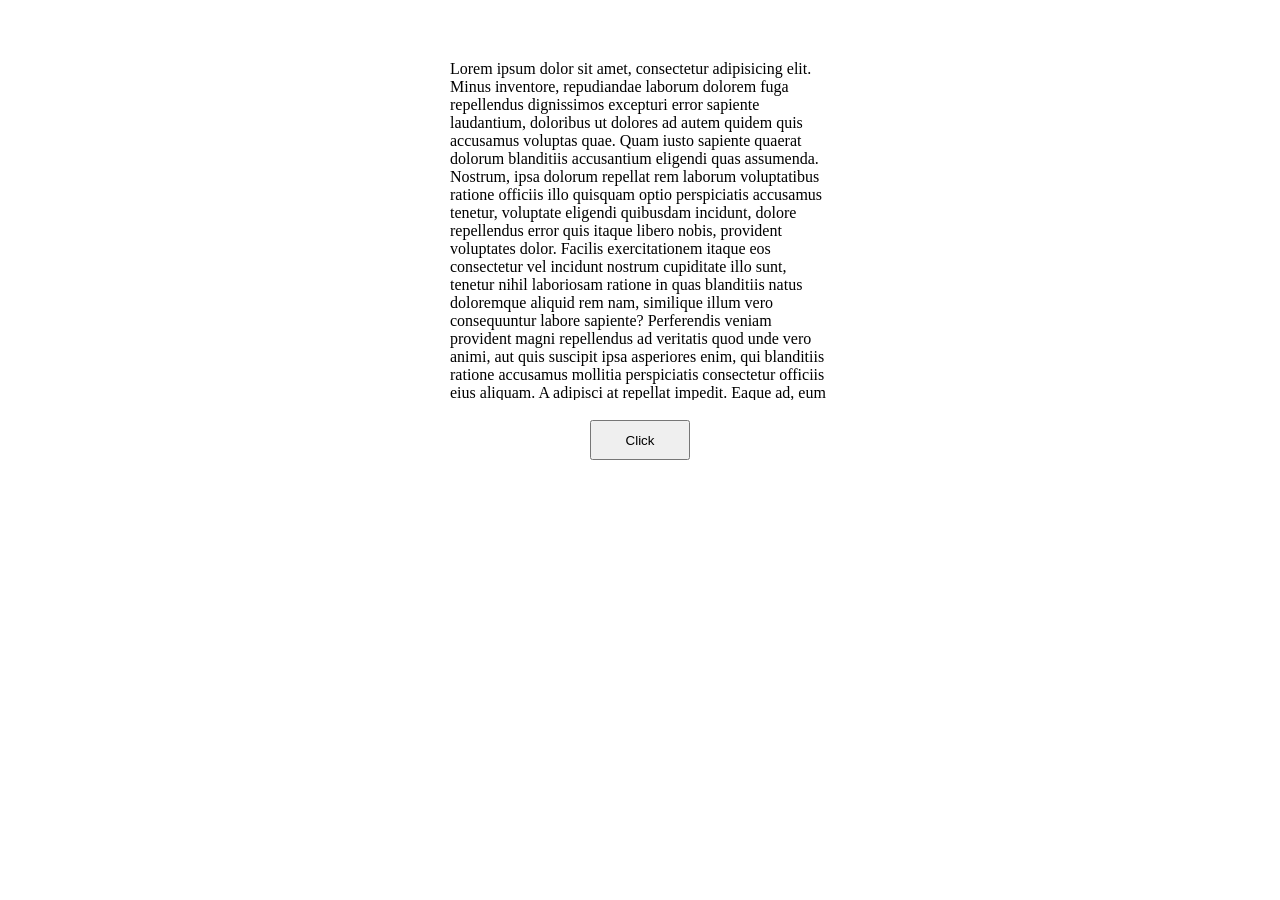
<file: preview/index.html>
<!DOCTYPE html>
<html lang="ru">
  <head>
    <meta charset="utf-8" />
    <meta http-equiv="X-UA-Compatible" content="IE=edge" />
    <title>JavaScript</title>
    <link rel="stylesheet" href="style.css" />
  </head>
  <body>
    <div class="box">
      Lorem ipsum dolor sit amet, consectetur adipisicing elit. Minus inventore,
      repudiandae laborum dolorem fuga repellendus dignissimos excepturi error
      sapiente laudantium, doloribus ut dolores ad autem quidem quis accusamus
      voluptas quae. Quam iusto sapiente quaerat dolorum blanditiis accusantium
      eligendi quas assumenda. Nostrum, ipsa dolorum repellat rem laborum
      voluptatibus ratione officiis illo quisquam optio perspiciatis accusamus
      tenetur, voluptate eligendi quibusdam incidunt, dolore repellendus error
      quis itaque libero nobis, provident voluptates dolor. Facilis
      exercitationem itaque eos consectetur vel incidunt nostrum cupiditate illo
      sunt, tenetur nihil laboriosam ratione in quas blanditiis natus doloremque
      aliquid rem nam, similique illum vero consequuntur labore sapiente?
      Perferendis veniam provident magni repellendus ad veritatis quod unde vero
      animi, aut quis suscipit ipsa asperiores enim, qui blanditiis ratione
      accusamus mollitia perspiciatis consectetur officiis eius aliquam. A
      adipisci at repellat impedit. Eaque ad, eum laudantium deserunt. Quis
      error voluptatem tempora quam ducimus aut, architecto odio voluptatum
      reiciendis. Atque error, deleniti similique non nam ratione. Perferendis,
      officiis mollitia laboriosam quam, nisi vel obcaecati vero dicta ducimus
      dolorum quas, excepturi consequatur fugiat sit minima repellendus quia
      aliquid numquam id autem unde dolorem quaerat odit. Harum eaque dolor
      dicta, accusantium deserunt eius deleniti nisi quas assumenda consectetur,
      odit modi exercitationem, officia doloribus quidem perferendis repellendus
      quos commodi eveniet cum beatae ea molestiae reprehenderit. Facilis, iste
      corporis earum. Nemo aliquam architecto error facilis amet, nihil sed
      excepturi necessitatibus rem delectus, omnis ipsa ut temporibus expedita
      quas natus ipsum fuga eum harum nisi facere cupiditate reiciendis! Id
      magnam blanditiis eligendi, nulla accusamus magni. Placeat quidem repellat
      explicabo minus esse numquam velit, accusantium a, cumque aperiam iure
      alias natus aliquam minima quas possimus assumenda quod, doloremque saepe
      perspiciatis nulla vero quibusdam voluptates. Nihil, aliquam maiores earum
      non similique quos? Quos cumque est illum assumenda perspiciatis,
      obcaecati atque doloribus cum soluta sit qui, deserunt reprehenderit
      quibusdam ratione odio similique a, quod cupiditate! Accusamus hic minus
      numquam, repellendus, ullam beatae itaque ad laudantium doloremque dolore
      error praesentium provident consequuntur consectetur culpa necessitatibus
      facere. Adipisci dignissimos fugiat consequuntur temporibus magni eius
      deleniti. Reiciendis, distinctio nesciunt modi repellendus aperiam quia
      dolore porro, pariatur eos. Ducimus iusto officiis cupiditate, error modi
      eius, dolores maxime a eaque tenetur? Quae nulla reprehenderit
      voluptatibus fugit cum distinctio hic libero maiores fugiat, atque amet
      qui cupiditate pariatur quaerat illo similique sunt doloribus modi
      reiciendis blanditiis in voluptatem esse. Hic voluptates atque beatae
      nihil ad perspiciatis repudiandae, consequuntur non nesciunt maiores alias
      eos odit, officiis inventore eaque aperiam voluptatibus. Fugiat eum esse
      nam saepe soluta ab accusamus nemo fuga aut, distinctio officia atque.
      Voluptatibus perspiciatis magni harum incidunt aliquid temporibus quas
      labore exercitationem. Alias mollitia magnam sequi, totam corrupti
      temporibus facere praesentium iste velit aliquam minus enim cupiditate
      rem. Iste molestiae maxime illum non accusantium voluptas blanditiis, quod
      consectetur, quidem est culpa voluptates obcaecati, ipsum ab natus vitae!
      Consectetur animi quae tenetur odio repellendus natus tempora ipsa culpa,
      inventore accusamus ea corporis doloribus id harum voluptatem, praesentium
      temporibus, explicabo totam mollitia molestiae est iusto vel repellat
      molestias. Repellat placeat voluptas quaerat eaque, illum dicta rerum
      numquam sunt!
    </div>
    <button>Click</button>
    <script src="script.js"></script>
  </body>
</html>
</file>
<file: 02_DOM/css/style.css>
.box {
  width: 150px;
  height: 150px;
  background-color: red;
}
button {
	width: 80px;
	height: 30px;
	margin-top: 10px;
	border: none;
	border-radius: 8px;
	background-color: #000;
	color: #fff;
	cursor: pointer;
	outline: none;
}

.circle {
	width: 80px;
	height: 80px;
	background-color: blue;
	display: block;
	margin-top: 10px;
	border-radius: 100%;
}

.heart {
	display: inline-block;
    position: relative;
    width: 100px;
    height: 90px;
    margin-top: 10px;
}
.heart:before,
.heart:after {
    position: absolute;
    content: "";
    left: 50px;
    top: 0;
    width: 50px;
    height: 80px;
    background: red;
    -moz-border-radius: 50px 50px 0 0;
    border-radius: 50px 50px 0 0;
    -webkit-transform: rotate(-45deg);
       -moz-transform: rotate(-45deg);
        -ms-transform: rotate(-45deg);
         -o-transform: rotate(-45deg);
            transform: rotate(-45deg);
    -webkit-transform-origin: 0 100%;
       -moz-transform-origin: 0 100%;
        -ms-transform-origin: 0 100%;
         -o-transform-origin: 0 100%;
            transform-origin: 0 100%;
}
.heart:after {
    left: 0;
    -webkit-transform: rotate(45deg);
       -moz-transform: rotate(45deg);
        -ms-transform: rotate(45deg);
         -o-transform: rotate(45deg);
            transform: rotate(45deg);
    -webkit-transform-origin: 100% 100%;
       -moz-transform-origin: 100% 100%;
        -ms-transform-origin: 100% 100%;
         -o-transform-origin: 100% 100%;
            transform-origin :100% 100%;
}
.black{
	width: 150px;
	height: 50px;
	line-height: 50px;
	text-align: center;
	background-color: black;
	margin-bottom: 30px;
	margin-top: 30px;
	color: #fff;
}
</file>
<file: 03_classList/style.css>
#first {
  background-color: grey;
}

button {
  width: 100px;
  height: 40px;
  margin: 20px 0px;
  background-color: yellow;
}

.blue {
  background-color: blue;
}

.red {
  background-color: red;
}
</file>
<file: 04_food_project/css/style.css>
@import url(https://fonts.googleapis.com/css?family=Roboto:300,400,700&display=swap&subset=cyrillic-ext);*{box-sizing:border-box;margin:0;padding:0;font-family:Roboto,sans-serif}a{text-decoration:none}.btn{width:220px;height:65px;display:flex;justify-content:center;align-items:center;background-color:#fff;font-size:18px;font-weight:700;border:1px solid rgba(0,0,0,.2);box-shadow:0 4px 15px rgba(0,0,0,.2);cursor:pointer;transition:.3s all;outline:0}.btn_white{background-color:#fff}.btn_dark{background-color:#303030;color:#fff;border:none}.btn_min{height:50px}.btn:hover{box-shadow:0 4px 30px rgba(0,0,0,.3)}.container{max-width:1200px;margin:0 auto}.divider{width:330px;height:1px;margin:0 auto;background-color:rgba(0,0,0,.5)}.title{font-size:36px;font-weight:400}.header{display:flex;justify-content:space-between;align-items:center;height:150px;padding:0 100px}.header__left-block{display:flex;justify-content:space-between;min-width:550px}.header__logo{max-width:170px}.header__logo img{width:100%}.header__links{display:flex;align-items:center}.header__link{position:relative;margin-right:45px;font-weight:700;font-size:18px;color:#303030}.header__link:after{content:'';position:absolute;display:block;width:110%;left:-5%;bottom:-1px;z-index:-1;height:8px;background:#54ed39}.header__link:last-child{margin-right:0}.sidepanel{position:fixed;left:60px;top:240px;height:400px;width:25px;display:flex;flex-direction:column;justify-content:space-between;align-items:center}.sidepanel__text{width:120px;height:120px;font-size:14px}.sidepanel__text span{display:flex;transform:rotate(-90deg) translateX(-50px)}.sidepanel__divider{width:1px;height:165px;background-color:#000}.sidepanel__icon{width:24px;height:24px}.sidepanel__icon img{width:100%}.preview{padding:28px 0 100px 0;position:relative}.preview__life{font-weight:700;font-size:20px;margin-left:35px;margin-top:35px}.bgc_blue{position:absolute;right:0;top:-155px;width:50vw;height:900px;background:rgba(146,242,255,.15);z-index:-1}.tabcontainer{display:flex;width:1130px;margin:0 auto;box-shadow:0 4px 30px rgba(0,0,0,.25)}.tabcontent{width:850px;position:relative}.tabcontent img{width:100%;height:100%;object-fit:cover}.tabcontent__descr{position:absolute;top:300px;right:-177px;width:550px;height:359px;background:rgba(251,254,93,.8);padding:50px;font-size:24px;font-weight:300;line-height:36px;color:rgba(0,0,0,.7)}.tabheader{width:280px;padding:35px 30px;background-color:#fff}.tabheader h3{font-weight:700;font-size:16px}.tabheader__items{margin-top:35px;padding-left:26px;border-left:1px solid #000}.tabheader__item{font-weight:700;font-size:18px;font-weight:300;margin-top:10px;color:rgba(0,0,0,.6);cursor:pointer;transition:.3s all}.tabheader__item_active{color:#000;font-size:22px;font-weight:700}.offer{padding:70px 0 100px 0;position:relative}.offer .container{display:flex;justify-content:space-between}.offer .bgc_y{position:absolute;width:1109px;height:780px;background:rgba(243,255,222,.45);z-index:-1;top:50px}.offer__text{width:580px}.offer__descr{font-size:18px;margin-top:30px;font-weight:300;line-height:24px}.offer__action{display:flex;align-items:center;justify-content:flex-end}.offer__advantages{width:330px;margin-top:50px}.offer__advantages h2{font-weight:700;font-size:20px;margin-top:20px}.offer__advantages h2:first-child{margin-top:70px}.offer__advantages-text{margin-top:20px;font-size:18px;font-weight:300;line-height:21px}.offer__slider{width:650px;margin-top:50px;display:flex;flex-direction:column;align-items:flex-end}.offer__slider-counter{display:flex;width:180px;align-items:center;font-size:24px;color:rgba(0,0,0,.5)}.offer__slider-wrapper{width:100%;margin-top:15px;box-shadow:0 4px 30px rgba(0,0,0,.25)}.offer__slider-prev{margin-right:10px;cursor:pointer}.offer__slider-next{margin-left:10px;cursor:pointer}.offer__slider #current{font-size:48px;font-weight:700;color:#000}.offer__slide{width:100%;height:390px}.offer__slide img{width:100%;height:100%;object-fit:cover}.calculating{padding:50px 0}.calculating .title{text-align:center}.calculating__field{width:100%;margin-top:50px;background:rgba(146,242,255,.15);padding:30px 0 40px 0}.calculating__subtitle{text-align:center;font-size:18px;font-weight:700;margin-top:30px}.calculating__subtitle:first-child{margin-top:0}.calculating #gender:after{content:'';position:absolute;top:50%;transform:translateY(-50%);display:block;width:16px;height:16px;background:url(../icons/switch.svg) center center/cover no-repeat}.calculating__choose{position:relative;display:flex;margin-top:30px;justify-content:center}.calculating__choose-item{display:flex;align-items:center;justify-content:center;width:170px;height:50px;padding:0 10px;background:#fff;box-shadow:0 4px 15px rgba(0,0,0,.2);border:none;text-align:center;font-size:14px;cursor:pointer;outline:0;transition:.3s all}.calculating__choose-item_active{color:#fff;background-color:#54ed39}.calculating__choose_medium{width:743px;justify-content:space-between;margin:30px auto 0 auto}.calculating__choose_big{width:930px;justify-content:space-between;margin:30px auto 0 auto}.calculating__choose_big .calculating__choose-item{width:200px}.calculating__divider{width:490px;height:1px;margin:40px auto;background-color:rgba(0,0,0,.2)}.calculating__total{width:490px;margin:0 auto;display:flex;justify-content:space-between;align-items:center}.calculating__result{font-size:18px;font-weight:700}.calculating__result span{font-size:42px}.menu{padding:40px 0 50px 0}.menu .container{display:flex;justify-content:space-between;align-items:flex-start}.menu .title{text-align:center}.menu__field{margin-top:50px;padding:50px 0;width:100%;background:rgba(249,254,126,.25)}.menu__item{width:320px;min-height:450px;background:#fff;box-shadow:0 4px 25px rgba(0,0,0,.25);font-size:16px;font-weight:300}.menu__item img{width:100%;height:200px;object-fit:cover}.menu__item-subtitle{font-weight:700;font-size:18px;padding:0 20px;margin-top:20px}.menu__item-descr{margin-top:20px;padding:0 20px}.menu__item-divider{width:100%;height:1px;background-color:rgba(0,0,0,.25);margin-top:40px}.menu__item-price{display:flex;justify-content:space-between;align-items:center;padding:10px 20px}.menu__item-price span{font-size:24px;font-weight:700}.order{padding-bottom:80px}.order .title{text-align:center}.order__form{margin-top:70px;padding:0 100px;display:flex;justify-content:space-between;align-items:center}.order__form img{transform:scale(1.5)}.order__input{width:280px;height:50px;background:#fff;box-shadow:0 4px 15px rgba(0,0,0,.2);border:none;font-size:18px;text-align:center;padding:0 20px;outline:0}.promotion{padding:70px 0 240px 0;position:relative}.promotion .container{display:flex}.promotion .bgc_y{position:absolute;width:50%;height:499px;background:rgba(243,255,222,.35);z-index:-1;top:-50px;left:0}.promotion__text{width:50%}.promotion__descr{margin-top:40px;font-size:20px;line-height:24px;font-weight:300}.promotion__descr span{font-weight:700;font-size:26px}.promotion__timer{width:50%}.promotion__timer .title{text-align:right}.promotion__timer .timer{margin-top:60px;padding-left:95px;display:flex;justify-content:space-between;align-items:center}.promotion__timer .timer__block{width:102px;height:120px;background:#fff;box-shadow:0 4px 20px rgba(0,0,0,.25);font-size:16px;font-weight:300;text-align:center}.promotion__timer .timer__block span{display:block;margin-top:20px;margin-bottom:5px;font-size:56px;font-weight:700}.footer{min-height:180px;background-color:#303030;padding:45px 0 50px 0;color:#fff}.footer .container{height:100%;display:flex;justify-content:space-between;align-items:flex-end}.footer .subtitle{font-size:20px}.footer .link{display:block;margin-top:15px;font-size:16px;color:#fff}.footer .call{text-align:right}.modal{position:fixed;top:0;left:0;z-index:1050;display:none;width:100%;height:100%;overflow:hidden;background-color:rgba(0,0,0,.5)}.modal__dialog{max-width:500px;margin:40px auto}.modal__content{position:relative;width:100%;padding:40px;background-color:#fff;border:1px solid rgba(0,0,0,.2);border-radius:4px;max-height:80vh;overflow-y:auto}.modal__close{position:absolute;top:8px;right:14px;font-size:30px;color:#000;opacity:.5;font-weight:700;border:none;background-color:transparent;cursor:pointer}.modal__title{text-align:center;font-size:22px;text-transform:uppercase}.modal__input{display:block;margin:20px auto 20px auto;width:280px;height:50px;background:#fff;box-shadow:0 4px 15px rgba(0,0,0,.2);border:none;font-size:18px;text-align:center;padding:0 20px;outline:0}.modal .btn{display:block;width:280px;margin:0 auto} .show {display: block;} .hide {display: none;} .fade {animation-name:fade; animation-duration: 1.5s;} @keyframes fade{from{opacity: 0.1;}to{opacity: 1;}}
</file>
<file: 05_setTimeut_setInterval/style.css>
.box {
  position: absolute;
  width: 100px;
  height: 100px;
  background-color: blue;
}
.wrapper {
  position: relative;
  width: 400px;
  height: 400px;
  border: 3px solid red;
}
button {
  margin-bottom: 10px;
  margin-top: 10px;
  width: 100px;
  height: 40px;
  background-color: yellow;
  border: none;
  border: 1px solid black;
  border-radius: 15px;
}

#output {
  border: 1px solid black;
  border-radius: 14px;
  padding: 10px;
  width: 400px;
  margin: 5px;
  height: 200px;
}
</file>
<file: Food/css/style.css>
@import url(https://fonts.googleapis.com/css?family=Roboto:300,400,700&display=swap&subset=cyrillic-ext);*{box-sizing:border-box;margin:0;padding:0;font-family:Roboto,sans-serif}a{text-decoration:none}.btn{width:220px;height:65px;display:flex;justify-content:center;align-items:center;background-color:#fff;font-size:18px;font-weight:700;border:1px solid rgba(0,0,0,.2);box-shadow:0 4px 15px rgba(0,0,0,.2);cursor:pointer;transition:.3s all;outline:0}.btn_white{background-color:#fff}.btn_dark{background-color:#303030;color:#fff;border:none}.btn_min{height:50px}.btn:hover{box-shadow:0 4px 30px rgba(0,0,0,.3)}.container{max-width:1200px;margin:0 auto}.divider{width:330px;height:1px;margin:0 auto;background-color:rgba(0,0,0,.5)}.title{font-size:36px;font-weight:400}.header{display:flex;justify-content:space-between;align-items:center;height:150px;padding:0 100px}.header__left-block{display:flex;justify-content:space-between;min-width:550px}.header__logo{max-width:170px}.header__logo img{width:100%}.header__links{display:flex;align-items:center}.header__link{position:relative;margin-right:45px;font-weight:700;font-size:18px;color:#303030}.header__link:after{content:'';position:absolute;display:block;width:110%;left:-5%;bottom:-1px;z-index:-1;height:8px;background:#54ed39}.header__link:last-child{margin-right:0}.sidepanel{position:fixed;left:60px;top:240px;height:400px;width:25px;display:flex;flex-direction:column;justify-content:space-between;align-items:center}.sidepanel__text{width:120px;height:120px;font-size:14px}.sidepanel__text span{display:flex;transform:rotate(-90deg) translateX(-50px)}.sidepanel__divider{width:1px;height:165px;background-color:#000}.sidepanel__icon{width:24px;height:24px}.sidepanel__icon img{width:100%}.preview{padding:28px 0 100px 0;position:relative}.preview__life{font-weight:700;font-size:20px;margin-left:35px;margin-top:35px}.bgc_blue{position:absolute;right:0;top:-155px;width:50vw;height:900px;background:rgba(146,242,255,.15);z-index:-1}.tabcontainer{display:flex;width:1130px;margin:0 auto;box-shadow:0 4px 30px rgba(0,0,0,.25)}.tabcontent{width:850px;position:relative}.tabcontent img{width:100%;height:100%;object-fit:cover}.tabcontent__descr{position:absolute;top:300px;right:-177px;width:550px;height:359px;background:rgba(251,254,93,.8);padding:50px;font-size:24px;font-weight:300;line-height:36px;color:rgba(0,0,0,.7)}.tabheader{width:280px;padding:35px 30px;background-color:#fff}.tabheader h3{font-weight:700;font-size:16px}.tabheader__items{margin-top:35px;padding-left:26px;border-left:1px solid #000}.tabheader__item{font-weight:700;font-size:18px;font-weight:300;margin-top:10px;color:rgba(0,0,0,.6);cursor:pointer;transition:.3s all}.tabheader__item_active{color:#000;font-size:22px;font-weight:700}.offer{padding:70px 0 100px 0;position:relative}.offer .container{display:flex;justify-content:space-between}.offer .bgc_y{position:absolute;width:1109px;height:780px;background:rgba(243,255,222,.45);z-index:-1;top:50px}.offer__text{width:580px}.offer__descr{font-size:18px;margin-top:30px;font-weight:300;line-height:24px}.offer__action{display:flex;align-items:center;justify-content:flex-end}.offer__advantages{width:330px;margin-top:50px}.offer__advantages h2{font-weight:700;font-size:20px;margin-top:20px}.offer__advantages h2:first-child{margin-top:70px}.offer__advantages-text{margin-top:20px;font-size:18px;font-weight:300;line-height:21px}.offer__slider{width:650px;margin-top:50px;display:flex;flex-direction:column;align-items:flex-end}.offer__slider-counter{display:flex;width:180px;align-items:center;font-size:24px;color:rgba(0,0,0,.5)}.offer__slider-wrapper{width:100%;margin-top:15px;box-shadow:0 4px 30px rgba(0,0,0,.25)}.offer__slider-prev{margin-right:10px;cursor:pointer}.offer__slider-next{margin-left:10px;cursor:pointer}.offer__slider #current{font-size:48px;font-weight:700;color:#000}.offer__slide{width:100%;height:390px}.offer__slide img{width:100%;height:100%;object-fit:cover}.calculating{padding:50px 0}.calculating .title{text-align:center}.calculating__field{width:100%;margin-top:50px;background:rgba(146,242,255,.15);padding:30px 0 40px 0}.calculating__subtitle{text-align:center;font-size:18px;font-weight:700;margin-top:30px}.calculating__subtitle:first-child{margin-top:0}.calculating #gender:after{content:'';position:absolute;top:50%;transform:translateY(-50%);display:block;width:16px;height:16px;background:url(../icons/switch.svg) center center/cover no-repeat}.calculating__choose{position:relative;display:flex;margin-top:30px;justify-content:center}.calculating__choose-item{display:flex;align-items:center;justify-content:center;width:170px;height:50px;padding:0 10px;background:#fff;box-shadow:0 4px 15px rgba(0,0,0,.2);border:none;text-align:center;font-size:14px;cursor:pointer;outline:0;transition:.3s all}.calculating__choose-item_active{color:#fff;background-color:#54ed39}.calculating__choose_medium{width:743px;justify-content:space-between;margin:30px auto 0 auto}.calculating__choose_big{width:930px;justify-content:space-between;margin:30px auto 0 auto}.calculating__choose_big .calculating__choose-item{width:200px}.calculating__divider{width:490px;height:1px;margin:40px auto;background-color:rgba(0,0,0,.2)}.calculating__total{width:490px;margin:0 auto;display:flex;justify-content:space-between;align-items:center}.calculating__result{font-size:18px;font-weight:700}.calculating__result span{font-size:42px}.menu{padding:40px 0 50px 0}.menu .container{display:flex;justify-content:space-between;align-items:flex-start}.menu .title{text-align:center}.menu__field{margin-top:50px;padding:50px 0;width:100%;background:rgba(249,254,126,.25)}.menu__item{width:320px;min-height:450px;background:#fff;box-shadow:0 4px 25px rgba(0,0,0,.25);font-size:16px;font-weight:300}.menu__item img{width:100%;height:200px;object-fit:cover}.menu__item-subtitle{font-weight:700;font-size:18px;padding:0 20px;margin-top:20px}.menu__item-descr{margin-top:20px;padding:0 20px}.menu__item-divider{width:100%;height:1px;background-color:rgba(0,0,0,.25);margin-top:40px}.menu__item-price{display:flex;justify-content:space-between;align-items:center;padding:10px 20px}.menu__item-price span{font-size:24px;font-weight:700}.order{padding-bottom:80px}.order .title{text-align:center}.order__form{margin-top:70px;padding:0 100px;display:flex;justify-content:space-between;align-items:center}.order__form img{transform:scale(1.5)}.order__input{width:280px;height:50px;background:#fff;box-shadow:0 4px 15px rgba(0,0,0,.2);border:none;font-size:18px;text-align:center;padding:0 20px;outline:0}.promotion{padding:70px 0 240px 0;position:relative}.promotion .container{display:flex}.promotion .bgc_y{position:absolute;width:50%;height:499px;background:rgba(243,255,222,.35);z-index:-1;top:-50px;left:0}.promotion__text{width:50%}.promotion__descr{margin-top:40px;font-size:20px;line-height:24px;font-weight:300}.promotion__descr span{font-weight:700;font-size:26px}.promotion__timer{width:50%}.promotion__timer .title{text-align:right}.promotion__timer .timer{margin-top:60px;padding-left:95px;display:flex;justify-content:space-between;align-items:center}.promotion__timer .timer__block{width:102px;height:120px;background:#fff;box-shadow:0 4px 20px rgba(0,0,0,.25);font-size:16px;font-weight:300;text-align:center}.promotion__timer .timer__block span{display:block;margin-top:20px;margin-bottom:5px;font-size:56px;font-weight:700}.footer{min-height:180px;background-color:#303030;padding:45px 0 50px 0;color:#fff}.footer .container{height:100%;display:flex;justify-content:space-between;align-items:flex-end}.footer .subtitle{font-size:20px}.footer .link{display:block;margin-top:15px;font-size:16px;color:#fff}.footer .call{text-align:right}.modal{position:fixed;top:0;left:0;z-index:1050;display:none;width:100%;height:100%;overflow:hidden;background-color:rgba(0,0,0,.5)}.modal__dialog{max-width:500px;margin:40px auto}.modal__content{position:relative;width:100%;padding:40px;background-color:#fff;border:1px solid rgba(0,0,0,.2);border-radius:4px;max-height:80vh;overflow-y:auto}.modal__close{position:absolute;top:8px;right:14px;font-size:30px;color:#000;opacity:.5;font-weight:700;border:none;background-color:transparent;cursor:pointer}.modal__title{text-align:center;font-size:22px;text-transform:uppercase}.modal__input{display:block;margin:20px auto 20px auto;width:280px;height:50px;background:#fff;box-shadow:0 4px 15px rgba(0,0,0,.2);border:none;font-size:18px;text-align:center;padding:0 20px;outline:0}.modal .btn{display:block;width:280px;margin:0 auto} .show {display: block;} .hide {display: none;} .fade {animation-name:fade; animation-duration: 1.5s;} @keyframes fade{from{opacity: 0.1;}to{opacity: 1;}}
</file>
<file: preview/style.css>
.box {
  box-sizing: border-box;
  width: 400px;
  height: 350px;
  overflow: scroll;
  margin: 0 auto;
  margin-top: 50px;
  padding: 10px;
}
button {
  width: 100px;
  height: 40px;
  display: block;
  margin: 0 auto;
  margin-top: 20px;
}
</file>
<file: 01_movie_poject/css/style.min.css>
*{-webkit-box-sizing:border-box;box-sizing:border-box;margin:0;padding:0;font-family:'Roboto', sans-serif}.header{display:-webkit-box;display:-ms-flexbox;display:flex;height:100px}.header__search{display:-webkit-box;display:-ms-flexbox;display:flex;-webkit-box-pack:center;-ms-flex-pack:center;justify-content:center;-webkit-box-align:center;-ms-flex-align:center;align-items:center;height:100%;width:300px;background:#FFD500}.header__search form{position:relative;width:260px;height:30px}.header__search form input{width:100%;border:none;border-bottom:2px solid #fff;background-color:transparent;color:#fff;font-size:24px;line-height:28px;padding-bottom:5px;outline:none}.header__search form input::-webkit-input-placeholder{color:#fff}.header__search form input:-ms-input-placeholder{color:#fff}.header__search form input::-ms-input-placeholder{color:#fff}.header__search form input::placeholder{color:#fff}.header__search form:after{content:'';display:block;position:absolute;top:2px;right:10px;background:url("../icons/search.svg") center center/cover no-repeat;width:24px;height:24px}.header__logo{display:-webkit-box;display:-ms-flexbox;display:flex;-webkit-box-pack:center;-ms-flex-pack:center;justify-content:center;-webkit-box-align:center;-ms-flex-align:center;align-items:center;height:100%;width:calc(100% - 360px)}.promo{height:780px;display:-webkit-box;display:-ms-flexbox;display:flex}.promo__menu{width:300px;height:100%;background:#212121;padding:60px 0 0 10px}.promo__menu-item{display:block;font-size:28px;line-height:33px;color:#D6D9DC;text-decoration:none;font-weight:300;padding-left:40px;margin-top:18px}.promo__menu-item:hover{color:#FFD500}.promo__menu-item_active{border-left:2px solid  #FFD500;color:#FFD500}.promo__content{width:calc(100% - 600px)}.promo__bg{height:360px;background:url("../img/mars.webp") center center/cover no-repeat;background-position:top;padding:107px 0 0 61px}.promo__genre{font-weight:bold;font-size:18px;line-height:21px;color:#FFFFFF;text-transform:uppercase}.promo__title{font-weight:bold;font-size:48px;line-height:56px;color:#FFFFFF;text-transform:uppercase}.promo__descr{width:481px;font-weight:bold;font-size:18px;line-height:21px;color:#FFFFFF;text-transform:uppercase}.promo__ratings{margin-top:13px}.promo__ratings span{font-weight:bold;font-size:18px;line-height:21px;color:#FFD500;margin-right:25px}.promo__interactive{display:-webkit-box;display:-ms-flexbox;display:flex}.promo__interactive>div{width:50%;padding:30px 0 0 60px}.promo__interactive-title{display:inline-block;font-weight:bold;font-size:24px;line-height:28px;color:#000000}.promo__interactive-title:after{content:'';display:block;width:33%;height:2px;background-color:#000}.promo__interactive-list{list-style-type:none;margin-top:35px;display:-webkit-box;display:-ms-flexbox;display:flex;-webkit-box-orient:vertical;-webkit-box-direction:normal;-ms-flex-direction:column;flex-direction:column;-webkit-box-align:start;-ms-flex-align:start;align-items:flex-start}.promo__interactive-item{display:inline-block;position:relative;font-weight:300;font-size:20px;line-height:18px;color:#000000;margin-bottom:15px;padding-right:40px;text-transform:uppercase}.promo__interactive-item span{display:block;position:absolute;left:-30px;top:50%;-webkit-transform:translateY(-50%);transform:translateY(-50%);width:20px;height:20px;background:url("../icons/Star.svg") center center/cover no-repeat}.promo__interactive-item:before{content:'';position:absolute;bottom:-5px;display:block;width:calc(100% - 40px);height:2px;background-color:#FFD500}.promo__interactive-item:hover .delete{content:'';display:block;position:absolute;right:0px;top:50%;-webkit-transform:translateY(-50%);transform:translateY(-50%);width:20px;height:20px;background:url("../icons/trash.png") center center/cover no-repeat;cursor:pointer}.promo__interactive .add .promo__interactive-title{margin-bottom:25px}.promo__interactive .add span{display:block;margin:10px 0;font-weight:bold;font-size:16px;line-height:16px;color:#000000}.promo__interactive .add .yes{display:inline;margin-left:10px}.promo__interactive .add input[type="text"]{width:270px;height:45px;line-height:50px;font-size:16px;background:rgba(196,196,196,0.29);border:1px solid rgba(0,0,0,0.19);padding:0 15px;outline:none;border-radius:4px}.promo__interactive .add input[type="text"]::-webkit-input-placeholder{font-weight:300;font-size:16px;color:rgba(0,0,0,0.53)}.promo__interactive .add input[type="text"]:-ms-input-placeholder{font-weight:300;font-size:16px;color:rgba(0,0,0,0.53)}.promo__interactive .add input[type="text"]::-ms-input-placeholder{font-weight:300;font-size:16px;color:rgba(0,0,0,0.53)}.promo__interactive .add input[type="text"]::placeholder{font-weight:300;font-size:16px;color:rgba(0,0,0,0.53)}.promo__interactive .add button{display:block;margin-top:15px;width:170px;height:45px;background:#FFD500;font-weight:bold;font-size:14px;line-height:14px;color:#FFFFFF;border:none;outline:none;cursor:pointer}.promo__interactive .add button:active{-webkit-transform:scale(0.95);transform:scale(0.95)}.promo__adv{background:#212121;width:300px;height:100%}.promo__adv-title{font-weight:bold;font-size:18px;line-height:21px;color:#FFD500;margin:20px 0;text-align:center}.promo__adv img{width:100%;margin-bottom:10px}
/*# sourceMappingURL=style.min.css.map */
</file>
